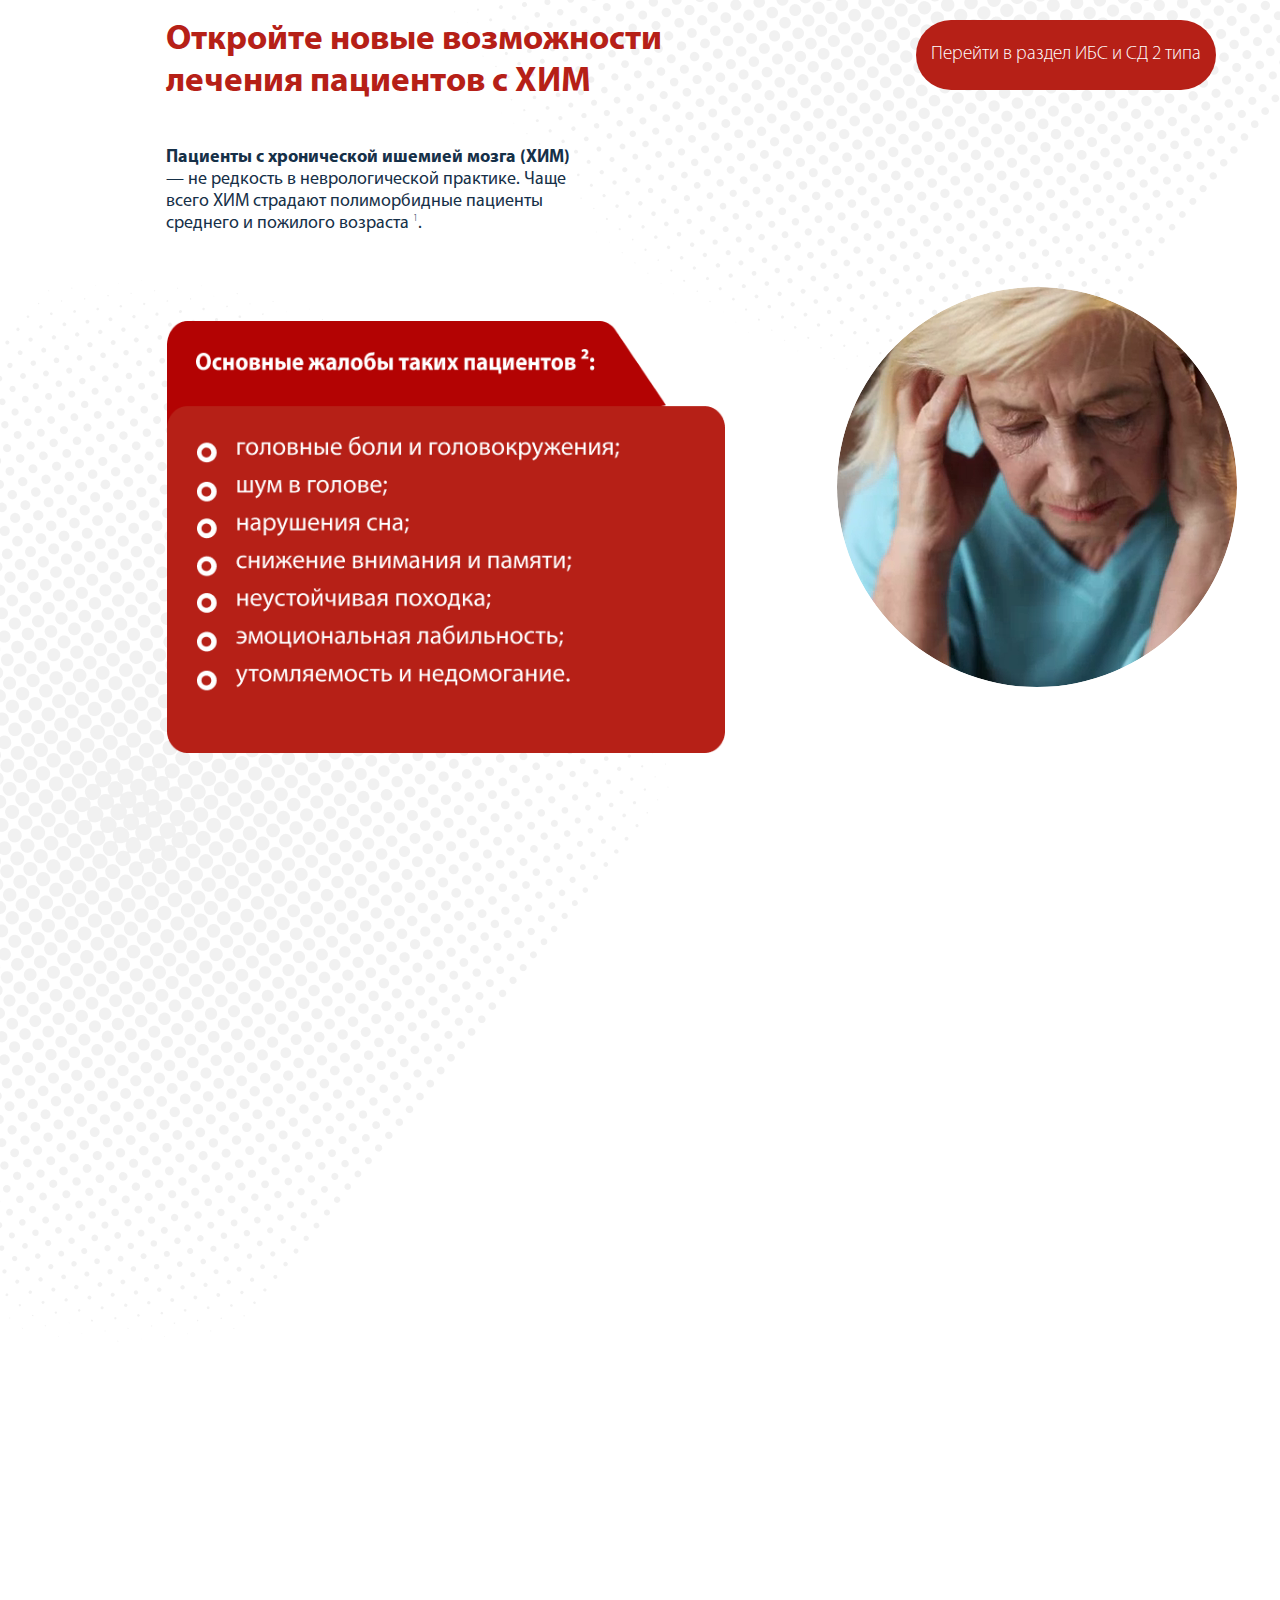
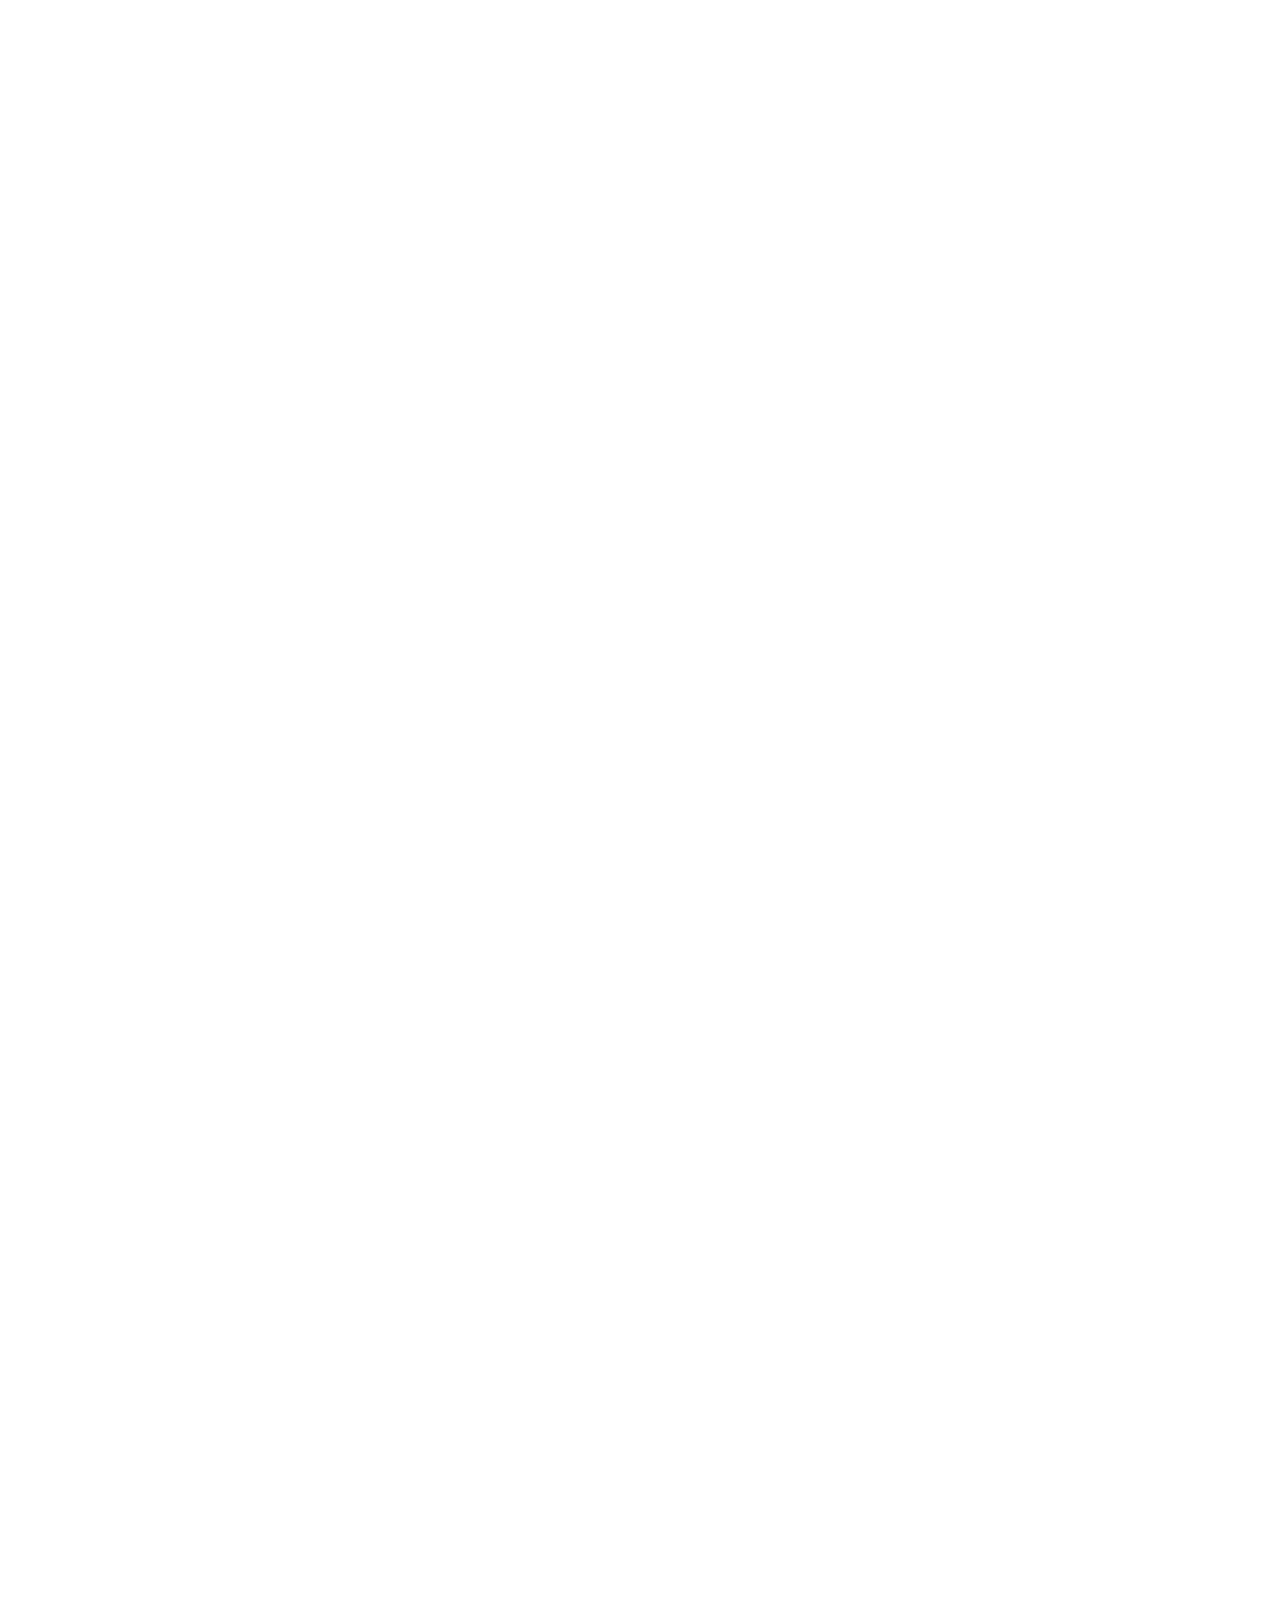
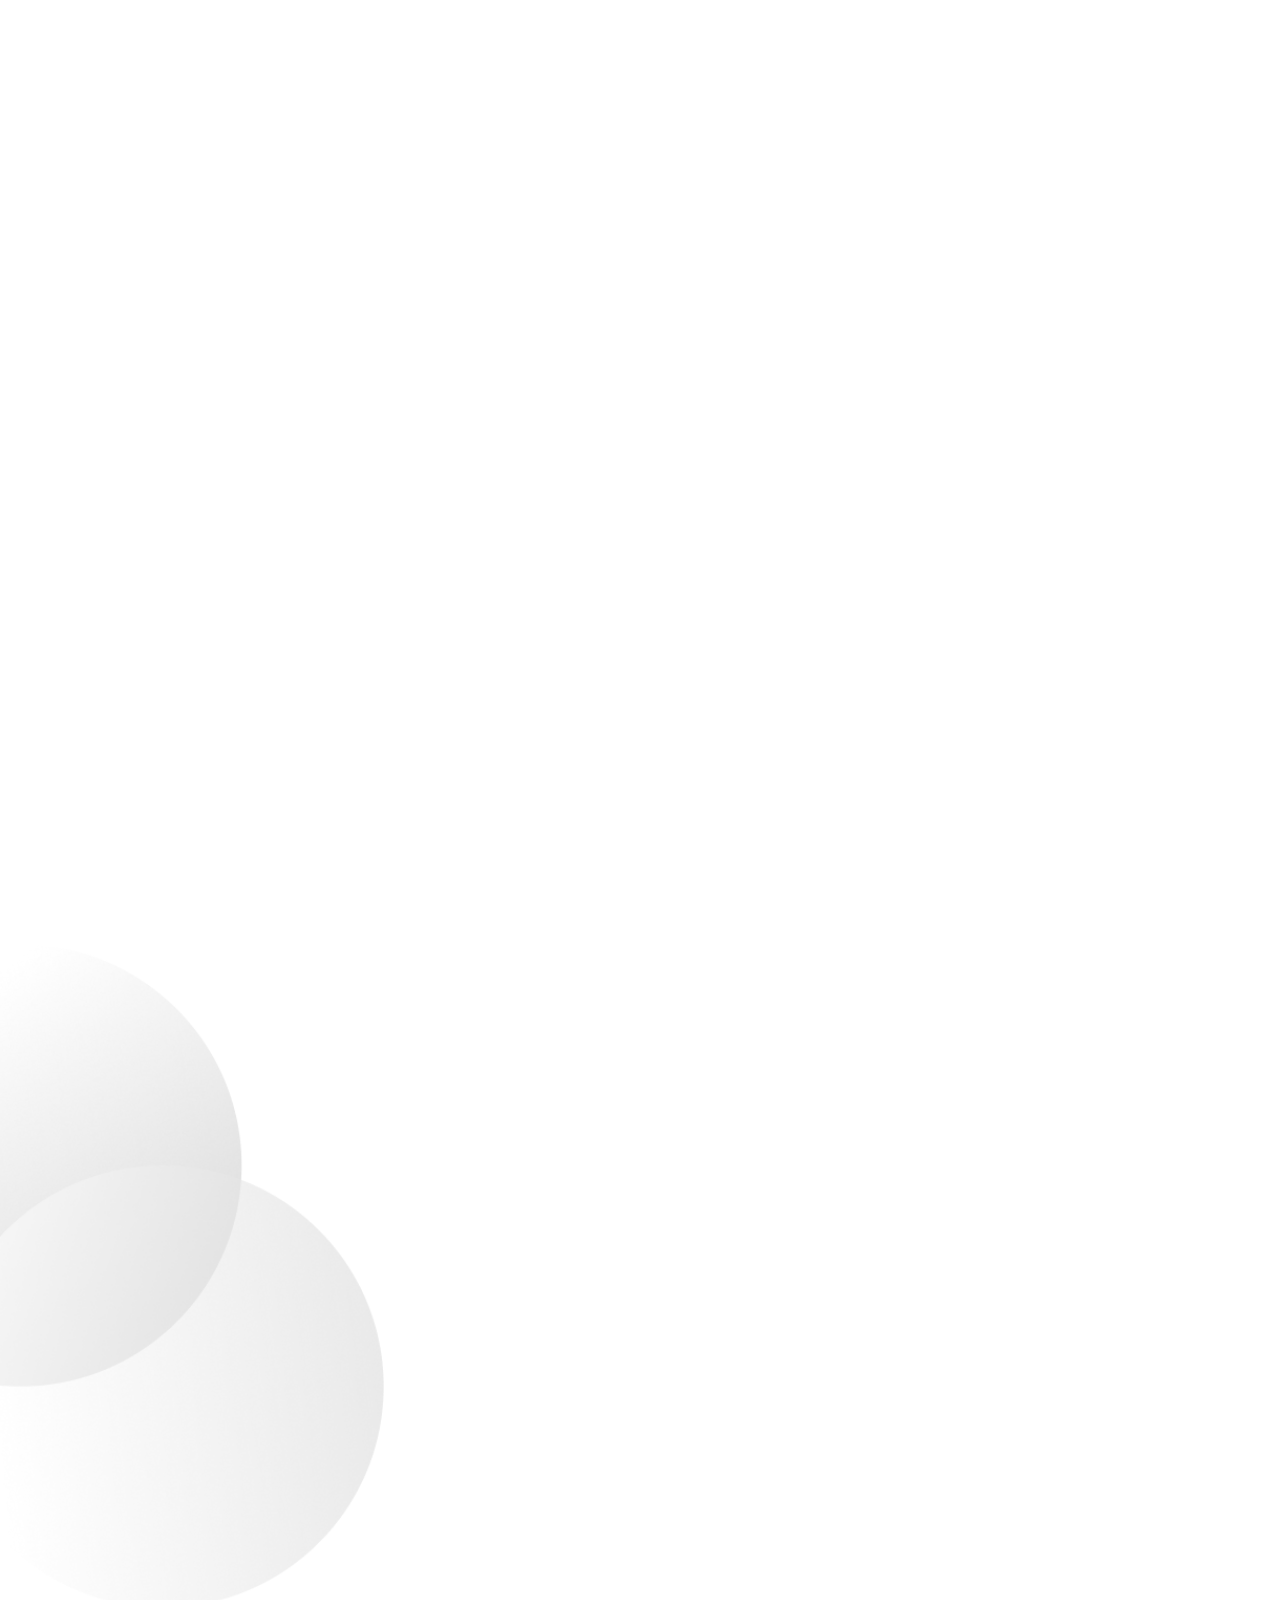
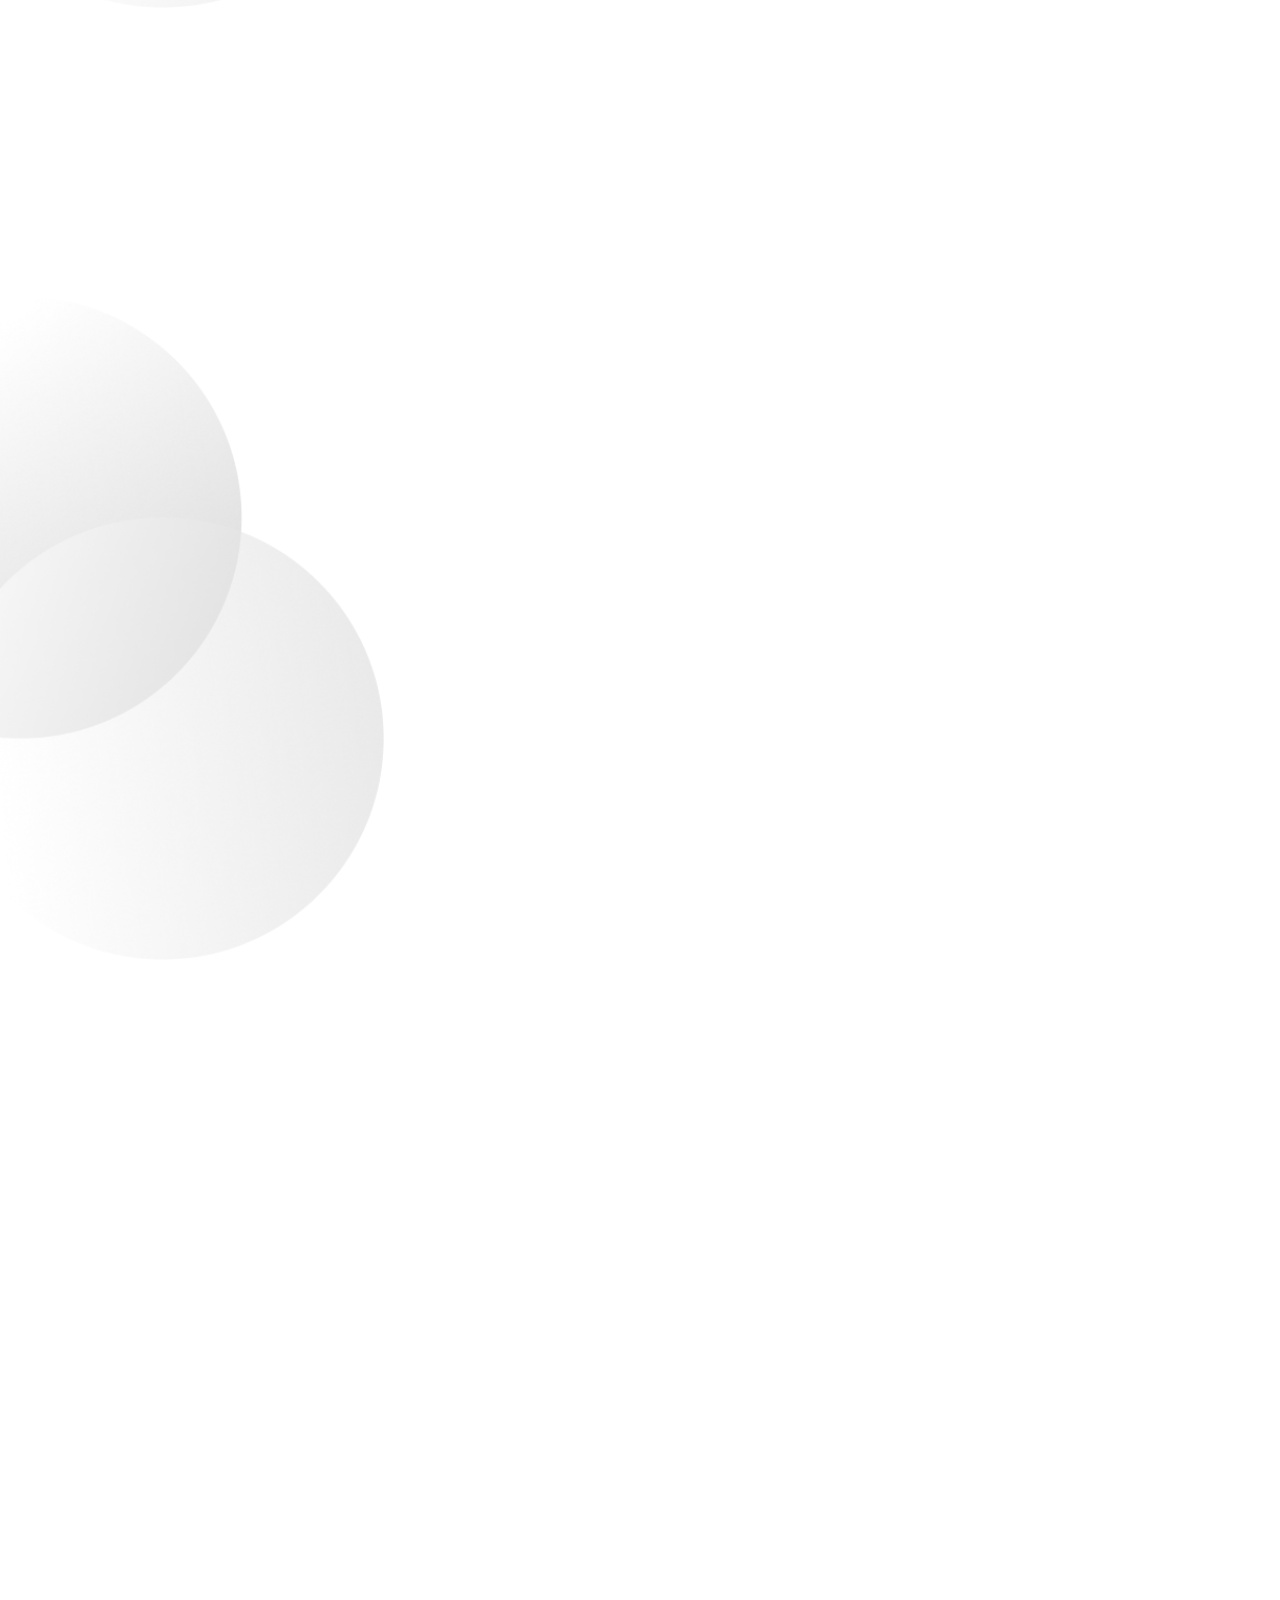
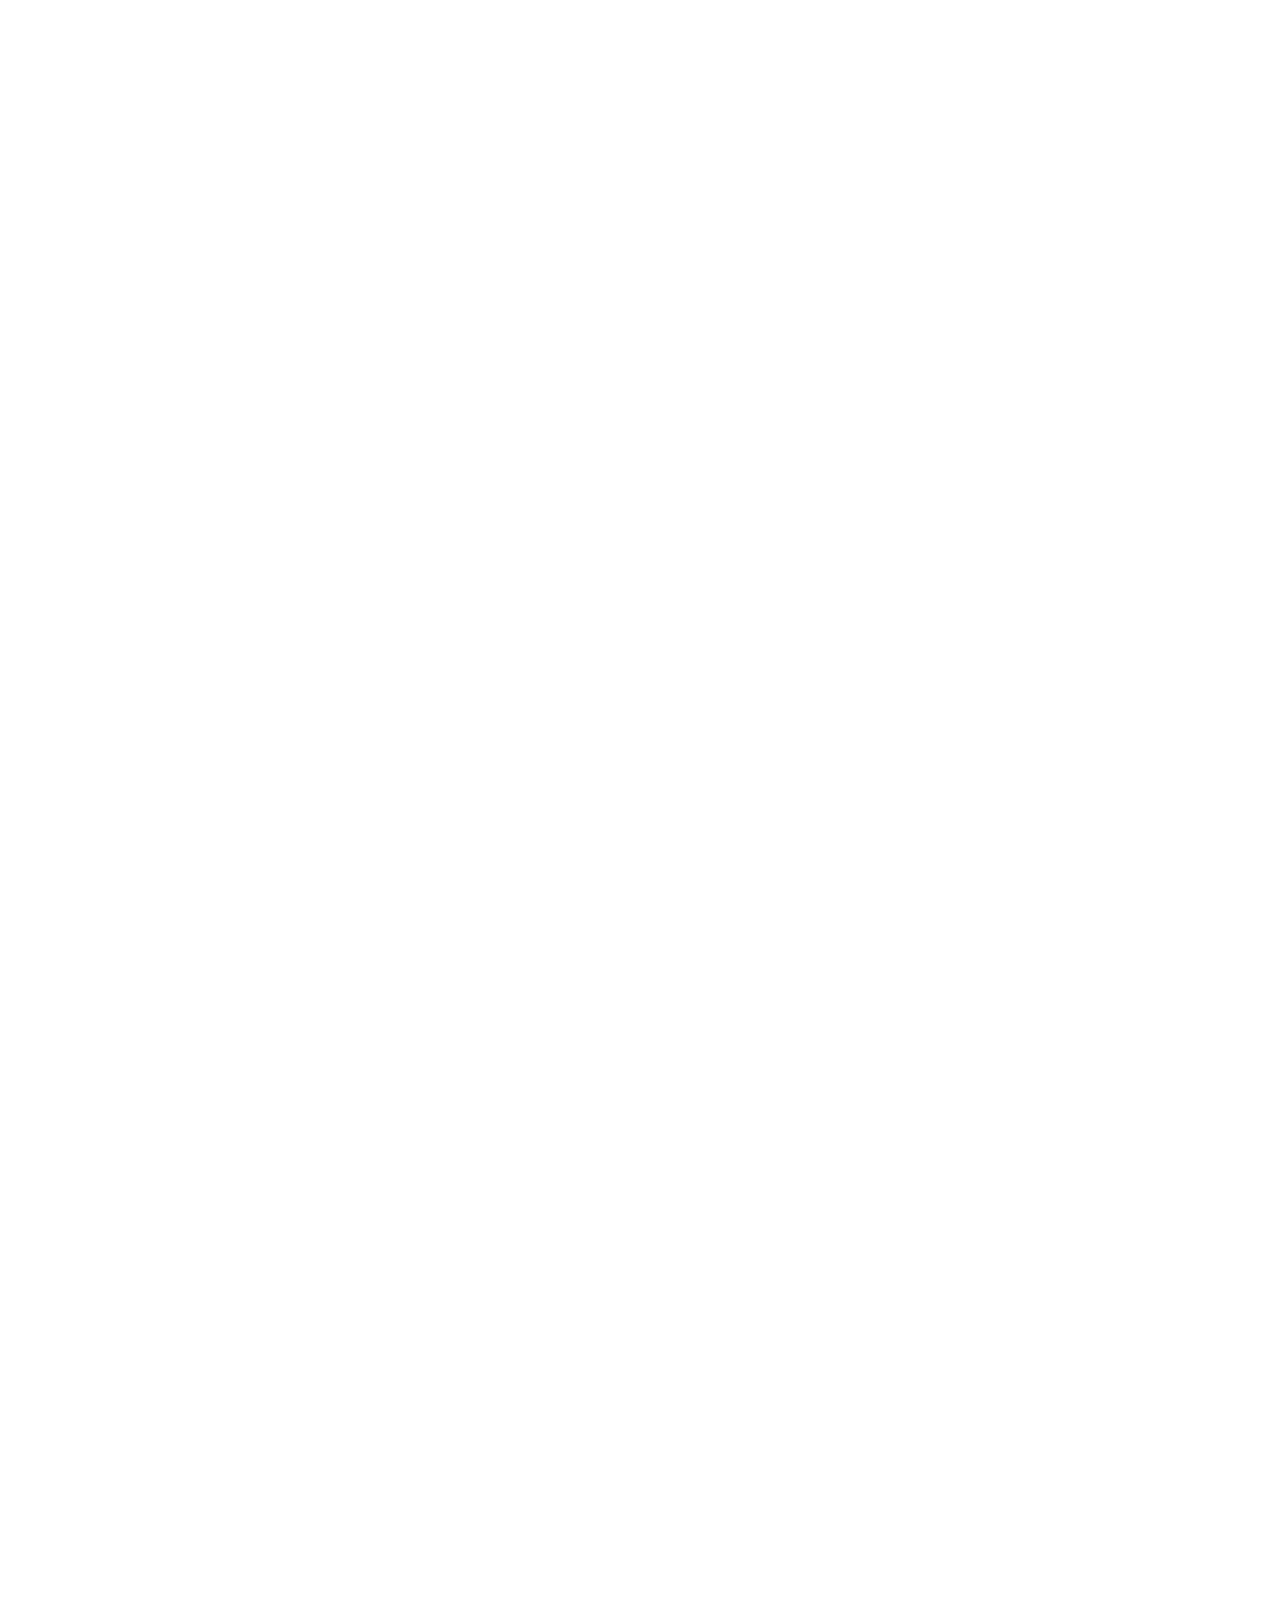
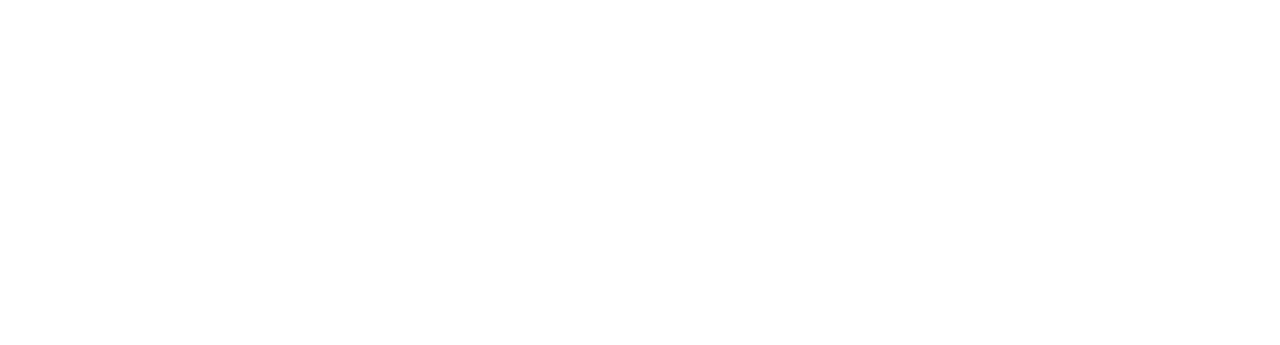
<file: mildronat/index.html>
<!DOCTYPE html>
<html lang="ru">
<head>
    <meta charset="UTF-8">
   <meta name="viewport" content="width=device-width, initial-scale=1.0">

    <title>Милдронат</title>
    <link rel="stylesheet" href="style.css">
</head>
<body>
    
    <header>
        <img class="backgroung_section1" src="img/backgroung_section1.png">
        <section class="intro">
            <div class="container">
            
            <div class="intro-box">
            <h1>Откройте новые возможности<br> лечения пациентов с ХИМ </h1>
            <a class="js-ga4-link" data-gatitle="Перейти в раздел ИБС и СД 2 типа" href="https://vrachirf.ru/edu/grindex/mildronat/index2.html" >
                <button class="info-box" id="navigateButton">Перейти в раздел ИБС и СД 2 типа</button>
            </a>
        </div>
            <p><strong>Пациенты с хронической ишемией мозга (ХИМ)</strong><br>— не редкость в неврологической практике. Чаще всего ХИМ страдают полиморбидные пациенты среднего и пожилого возраста&nbsp<sup>1</sup>.</p>
            
        </section>
    </header>
    
    <main>
        <img class="backgroung_section2" src="img/backgroung_section2.png">
        <div class="container">
        
        <section class="section-with-media">
            
            <img src="img/complains.png" alt="Изображение пациента">
            <div class="video-gif">
                <video id="myVideo" autoplay muted loop playsinline>
                    <source src="gif/page 1.mp4" type="video/mp4">
                    Ваш браузер не поддерживает видео.
                </video>
                
            </div>
            </div>
        </section>
            <section class="consequences">
                <div class="container">
                <h1>Механизмы и последствия<br>развития ХИМ</h1>
                <p>Нарушения кровоснабжения головного мозга инициируют каскад метаболических реакций, который приводит к апоптозу и некрозу нейронов&nbsp<sup>2</sup>.</p>
                <picture>
                  
                    <!--Правка: элемент пазл разделён на составляющие - pazzle->pazzle-flex-->
                    <div class="pazzle-flex">
                        <div class="pazzle-text">
                            ХИМ — основа когнитивных нарушений и одна их частых причин инсульта <sup>2</sup>.
                        </div>    
                        <img class="pazzle-img" src="img/pazzle1.svg" alt="PazzleImage">
                    </div>
                </picture>
          
                <h2>Перспективное направление лечения<br>
                    хронических цереброваскулярных заболеваний<br>
                    — применение препаратов, которые&nbsp<sup>2</sup>:</h2>
                </div>
            </section> 
            
                <section class="centered-section">
                    
                    <div class="content-block">

                        <img src="img/molecule.png" alt="molecule">
                        <p>избирательно предотвращают<br> 
                            свободнорадикальные процессы;</p>
                    </div>
                    <div class="content-block">
                        <img src="img/o2.png" alt="o2">
                        <p> повышают<br>
                            потребность мозга<br>
                            в кислороде;</p>
                    </div>
                    <div class="content-block">
                        <img src="img/brain.png" alt="brain">
                        <p> повышают<br>
                            толерантность<br> мозга к гипоксии;</p>
                    </div>
                    <div class="content-block">
                        <img src="img/ball.png" alt="ball">
                        <p>оказывают<br> антиоксидантное действие</p>
                    </div>
                </div>
                </section>
                <div class="container">
                <section class="image-text-section">
                    <img src="img/mildronat.png" alt="mildronat">
                    <div class="metabolism">
                        <h2>Улучшение метаболизма<br> и выживаемости нейронов</h2>
                        <p>Милдронат® (мельдоний) — обратимый ингибитор гамма-бутиробетаингидроксилазы, катализирующей конверсию гамма-бутиробетаина в карнитин. Он уменьшает интенсивность β-окисления свободных жирных кислот, предотвращая их поступление в митохондрии&nbsp<sup>3, 4</sup>.<br><br>
                            Ограничение транспорта через мембраны митохондрий только длинноцепочечных жирных кислот сопровождается относительным ростом роли гликолиза с соответственным увеличением положительного эффекта от процесса энергообразования и одновременным уменьшением образования свободных радикалов&nbsp<sup>3, 4</sup>.
                         </p>
                    </div>
                
                </section>
                </div>
                <div class="container">
                <section class="influence-section">
                    <div class="influence-header">
                        <h2>Влияние на нервную ткань&nbsp<sup>4,&nbsp5</sup></h2>
                    </div>
                    <div class="influence-content">
                        <div class="left-section">
                            <div class="category-button">
                                <!--Правки: перестановка стрелок на место-->    
                                <div>
                                    <img src="img/Up-white.svg" alt="mildronat">перфузии,
                                </div>
                                <div>
                                    <img src="img/Down-white.svg" alt="mildronat">
                                    факторов риска
                                </div>
                            </div>
                            <ul>
                                <li>Улучшение насосной функции сердца</li>
                                <li>NO-зависимая вазодилатация</li>
                                <li>Улучшение реологии крови и микроциркуляции</li>
                                <li>Торможение процессов атеросклероза</li>
                                <li>Регуляция транспорта глюкозы и потенцирование действия инсулина</li>
                            </ul>
                        </div>
                        <div class="center-section">
                            
                            <img src="img/Golova.png" alt="Brain Image">
                        </div>
                        <div class="right-section">
                            <div class="category-button">
                                Защита нейронов
                            </div>
                            <ul>
                                <!--Правки: перестановка стрелок на место-->
                                <li>Улучшение нейронального метаболизма</li>
                                <li>
                                    <div>
                                        <img src="img/Down-black.svg" alt="mildronat">СПОЛ
                                    </div>
                                    <div>
                                        <img src="img/Up-black.svg" alt="mildronat">эндогенных антиоксидантов
                                    </div>
                                </li>
                                <li>
                                    <div>
                                        <img src="img/Down-black.svg" alt="mildronat">Экспрессия белков нейродегенерации, воспаления и апоптоза
                                    </div> 
                                </li>
                                <li>
                                    <div>Укрепление ГЭБ,</div>
                                    <div>
                                        <img src="img/Up-black.svg" alt="mildronat"> регенерация ткани
                                    </div>
                                </li>
                                <li>Стимуляция холинергических рецепторов</li>
                            </ul>
                        </div>
                        </div>
                    </div>
                    <div class="footer-note f-n-1"> <!-- Правки: добавлен класс f-n-1 -->
                        <p><img src="img/attention.png"> СПОЛ — синдром перекисного окисления липидов, ГЭБ — гематоэнцефалический барьер</p>
                    </div>
                </section>
                </div>
                <section>
                    <img class="backgroung_section3" src="img/backgroung_section3.png">
                    <div class="container">
                    <div class="improvement">
                        
                        <h2>Улучшение когнитивных<br>
                            функций</h2>
                        <p>Длительный прием препарата Милдронат® также способствует улучшению когнитивных<br> функций у пожилых пациентов с ХИМ и артериальной гипертензией&nbsp<sup>3</sup>.  
                         </p>
                    </div>
                    </div>
                </section>
                
                <section class="chart-section" id="section-1">
                    <h2>Влияние Милдроната <br>на функцию внимания</h2>
                
                    <div class="chart-container">
                        
                        <div class="chart-decoration left"></div>
                        <div class="chart-decoration right"></div>
                        <div class="chart-decoration center"></div>
                
                        <div class="bar-group">
                            <div class="bar" id="bar1-1" style="height: 0;" data-height="264">
                                <div class="bar-value" id="value1-1">3.90</div>
                            </div>
                        </div>
                        <div class="bar-group">
                            <div class="bar" id="bar2-1" style="height: 0; background-color: gray;" data-height="252">
                                <div class="bar-value" id="value2-1">3.74</div>
                            </div>
                        </div>
                        
                        <div class="p-value-container">
                            <p class="p-value">p&lt;0,05</p>
                        </div>
                        
                        <div class="bar-group">
                            <div class="bar" id="bar3-1" style="height: 0;" data-height="286">
                                <div class="bar-value" id="value3-1">4.47</div>
                            </div>
                        </div>
                        <div class="bar-group">
                            <div class="bar" id="bar4-1" style="height: 0; background-color: gray;" data-height="252">
                                <div class="bar-value" id="value4-1">3.71</div>
                            </div>
                        </div>
                    </div>
                    <div class="to">
                        <div class="to-item">
                            <span>До лечения</span>
                        </div>
                        <div class="to-item">
                            <span>После 52 недель</span>
                        </div>
                    </div>
                    <div class="legend">
                        <div class="legend-item">
                            <div class="legend-color"></div>
                            <span>Милдронат®</span>
                        </div>
                        <div class="legend-item">
                            <div class="legend-color" style="background-color: gray;"></div>
                            <span>Контроль</span>
                        </div>
                    </div>

                    <div class="arrow-container">
                        <img src="img/red up.png" alt="arrow">
                        <span class="percentage">15%</span>
                    </div>
                    <div class="table-button">
                        MMSE, шкала внимания, баллы
                        
                    </div>
                    
</section>
<img class="backgroung_section4" src="img/backgroung_section4.png">
<section class="chart-section" id="section-2">
    <h2>Влияние Милдроната <br>на функцию речи</h2>

    <div class="chart-container">
        <div class="chart-decoration left"></div>
        <div class="chart-decoration right"></div>
        <div class="chart-decoration center"></div>

        <div class="bar-group">
            <div class="bar" id="bar1-2" style="height: 0;" data-height="104">
                <div class="bar-value" id="value1-2">6,28</div>
            </div>
        </div>
        <div class="bar-group">
            <div class="bar" id="bar2-2" style="height: 0; background-color: gray;" data-height="150">
                <div class="bar-value" id="value2-2">6,6</div>
            </div>
        </div>
        
        <div class="p-value-container">
            <p class="p-value">p&lt;0,05</p>
        </div>
        
        <div class="bar-group">
            <div class="bar" id="bar3-2" style="height: 0;" data-height="250">
                <div class="bar-value" id="value3-2">7,5</div>
            </div>
        </div>
        <div class="bar-group">
            <div class="bar" id="bar4-2" style="height: 0; background-color: gray;" data-height="134">
                <div class="bar-value" id="value4-2">6,45</div>
            </div>
        </div>
    </div>
    
    <div class="to">
        <div class="to-item">
            <span>До лечения</span>
        </div>
        <div class="to-item">
            <span>После 52 недель</span>
        </div>
    </div>
    <div class="legend">
        <div class="legend-item">
            <div class="legend-color"></div>
            <span>Милдронат®</span>
        </div>
        <div class="legend-item">
            <div class="legend-color" style="background-color: gray;"></div>
            <span>Контроль</span>
        </div>
    </div>

    <div class="arrow-container">
        <img src="img/red up.png" alt="arrow">
        <span class="percentage">19%</span>
    </div>
    <div class="table-button">
        MMSE, шкала речи, баллы
    </div>
</section>
<img class="backgroung_section3" src="img/backgroung_section3.png">
<img class="backgroung_section4" src="img/backgroung_section4.png">
<section class="chart-section" id="section-3">
    <h2>Влияние Милдроната <br>на функцию памяти</h2>
   
    <div class="chart-container">
        <div class="chart-decoration left"></div>
        <div class="chart-decoration right"></div>
        <div class="chart-decoration center"></div>

        <div class="bar-group">
            <div class="bar" id="bar1-2" style="height: 0;" data-height="264">
                <div class="bar-value" id="value1-3">2,88</div>
            </div>
        </div>
        <div class="bar-group">
            <div class="bar" id="bar2-2" style="height: 0; background-color: gray;" data-height="184">
                <div class="bar-value" id="value2-3">2,7</div>
            </div>
        </div>
        
        <div class="p-value-container">
            <p class="p-value">p= н.д</p>
        </div>
        
        <div class="bar-group">
            <div class="bar" id="bar3-2" style="height: 0;" data-height="285">
                <div class="bar-value" id="value3-3">3,12</div>
            </div>
        </div>
        <div class="bar-group">
            <div class="bar" id="bar4-2" style="height: 0; background-color: gray;" data-height="184">
                <div class="bar-value" id="value4-3">2,7</div>
            </div>
        </div>
    </div>

    <div class="to">
        <div class="to-item">
            <span>До лечения</span>
        </div>
        <div class="to-item">
            <span>После 52 недель</span>
        </div>
    </div>
    <div class="legend">
        <div class="legend-item">
            <div class="legend-color"></div>
            <span>Милдронат®</span>
        </div>
        <div class="legend-item">
            <div class="legend-color" style="background-color: gray;"></div>
            <span>Контроль</span>
        </div>
    </div>

    <div class="arrow-container">
        <img src="img/red up.png" alt="arrow">
        <span class="percentage">8%</span>
    </div>
    <div class="table-button">
        MMSE, шкала памяти, баллы
    </div>
    
</section>

<section class="mechanisms-section">
    <div class="container">
    <h2>Основные механизмы, через которые реализуется<br> положительное влияние Милдроната на когнитивные функции&nbsp<sup>3,&nbsp4</sup>:</h2>
    <img class="backgroung_mechanizm_right" src="img/backgroung_mechanizm_right.png">
    <img class="backgroung_mechanizm_left" src="img/backgroung_mechanizm_left.png">
    <div class="grid-container">
        <div class="grid-item">
            <img src="img/grid1.png" alt="Icon 1" class="icon">
            <div class="text-content">
                <img src="img/ArrowCircleUp.png" alt="Text Icon 1" class="text-icon">
                <span class="text">активности центральной<br>
                    нервной системы;</span>
            </div>
        </div>
        <div class="grid-item">
            <img src="img/grid2.png" alt="Icon 2" class="icon">
            <div class="text-content">
                <img src="img/ArrowCircleUp.png" alt="Text Icon 2" class="text-icon">
                <span class="text">физической<br>
                    работоспособности;</span>
            </div>
        </div>
        <div class="grid-item">
            <img src="img/grid3.png" alt="Icon 3" class="icon">
            <div class="text-content">
                <img src="img/ArrowCircledown.png" alt="Text Icon 3" class="text-icon">
                <span class="text">симптоматики<br> неврологического<br>
                    дефицита;</span>
            </div>
        </div>
        <div class="grid-item">
            <img src="img/grid4.png" alt="Icon 4" class="icon">
            <div class="text-content">
               
                <span class="text">тенденция к нормализации<br> мозгового кровообращения;</span>
            </div>
        </div>
        <div class="grid-item">
            <img src="img/grid5.png" alt="Icon 5" class="icon">
            <div class="text-content">
              
                <span class="text">перераспределение<br> кровотока в пользу<br> олигемической зоны;</span>
            </div>
        </div>
        <div class="grid-item">
            <img src="img/grid6.png" alt="Icon 6" class="icon">
            <div class="text-content">
                <img src="img/ArrowCircleUp.png" alt="Text Icon 6" class="text-icon">
                <span class="text">локального<br>
                    кровотока;</span>
            </div>
        </div>
        <div class="grid-item">
            <img src="img/grid7.png" alt="Icon 7" class="icon">
            <div class="text-content">
                
                <span class="text">нормализация<br> биоэлектрической<br> активности мозга;</span>
            </div>
        </div>
        <div class="grid-item">
            <img src="img/grid8.png" alt="Icon 8" class="icon">
            <div class="text-content">
                
                <span class="text">выраженное<br>
                    антиокислительное<br> действие.</span>
            </div>
        </div>
    </div>
    </div>
</section>
<section class="treatment-scheme">
    <div class="container">
    <h2 class="fade-in">Схема приема препарата Милдронат® в комплексной терапии ХИМ&nbsp<sup>4</sup></h2>
    <p class="description fade-in">
        Полный курс лечения в суточной дозе 1 грамм в капсулах– доказанное снижение симптомов у пациентов с ХИМ&nbsp<sup>4</sup>
    </p>
    <div class="images-container">
        <div class="image-item1 fade-in">
            <img src="img/1 stage.png" alt="Ампулы 100 мг/мл – № 10" class="image image1">
            <div class="image-caption">
                <span class="caption-text">Ампулы</span> 100 мг/мл – № 10
            </div>
        </div>
        <div class="image-item fade-in">
            <img src="img/2 stage.png" alt="Капсулы 500 мг – № 90" class="image">
            <div class="image-caption">
                <span class="caption-text">Капсулы</span> 500 мг – № 90
            </div>
        </div>
    </div>
    </div>
</section>
<section class="anniversary-section">
    <img class="backgroung_section3" src="img/backgroung_section3.png" alt="Background Section End Image">
    <div class="container">
        <img class="anniversary" src="img/35year.png" alt="Anniversary Main Image">
        <img class="anniversary-extended" src="img/Vector 35 year.png" alt="Anniversary Extended Image">
        
    </div>
</section>
<section class="references-section">
    <div class="container">
    <button class="references-button" onclick="toggleReferences()">
        <img src="img/sources.png" alt="Источники иконка" class="button-icon">
        <span>Источники</span>
    </button>
    <div class="references-list" id="referencesList">
        <ol>
            <li>Кулеш А. А., Дробаха В. Е., Шестаков В. В. Церебральная болезнь мелких сосудов: классификация, клинические проявления, диагностика и особенности лечения // Неврология, нейропсихиатрия, психосоматика. — 2019. № 11 (Прил. 3). — С. 4–17.</li>
            <li>Суслина З. А., Федорова Т. Н. Хронические цереброваскулярные заболевания: клиническая и антиоксидантная эффективность Милдроната // Врач. — 2007. — № 4. — С. 40–44.</li>
            <li>Недогода С. В., Стаценко М. Е., Туркина С. В., Тыщенко И. А., Полетаева Л. В., Цома В. В., Ледяева А. А., Чумачок Е. Н., Быкова О. Л. Влияние терапии милдронатом на когнитивные функции у больных пожилого возраста с артериальной гипертензией // Кардиоваскулярная терапия и профилактика. — 2012. — № 11 (5). — С. 33–38. 
                <a class="js-ga4-link" data-gatitle="Влияние терапии милдронатом на когнитивные функции у больных пожилого возраста с артериальной гипертензией" href="https://doi.org/10.15829/1728-8800-2012-5-33-38" target="_blank">https://doi.org/10.15829/1728-8800-2012-5-33-38</a>
            </li>            
            <li>Общая характеристика / Инструкция по медицинскому применению лекарственного препарата Милдронат®. Регистрационное удостоверение: ЛП-№ (002271) -(РГ-RU) от 02.05.2023 (ЕАЭС), П N 016028/02 от 20.05.2009.</li>
            <li>Шишкова В. Н., Зотова Л., Малюкова Н. Г. Возможность повышения эффективности ранней комплексной реабилитации у пациентов с постинсультной афазией // Врач. — 2018. — № 6. — С. 39–44.</li>
            <li>Приказ Министерства здравоохранения СССР № 229 от 23 марта 1988 г.</li>
        </ol>
    </div>
    </div>
</section>
    </main>   
    <footer class="footer">
        <div class="footer-top">
            Материал предназначен для медицинских работников
        </div>
        <div class="footer-content">
            <img src="img/logo.png" alt="Логотип" class="footer-logo">
            <div class="footer-center">
                ООО «Гриндекс Рус»<br><br><br><br>
                Москва, Варшавское ш., д. 74, корп. 3  
            </div>
            <div class="footer-right">
                Тел. <span class="number">+7 (495) 771 65 05</span><br><br><br>
                E-mail: office@grindeks.ru
            </div>
        </div>
    </footer>
    
    <script src="script.js"></script>
</body>
</html>
</file>
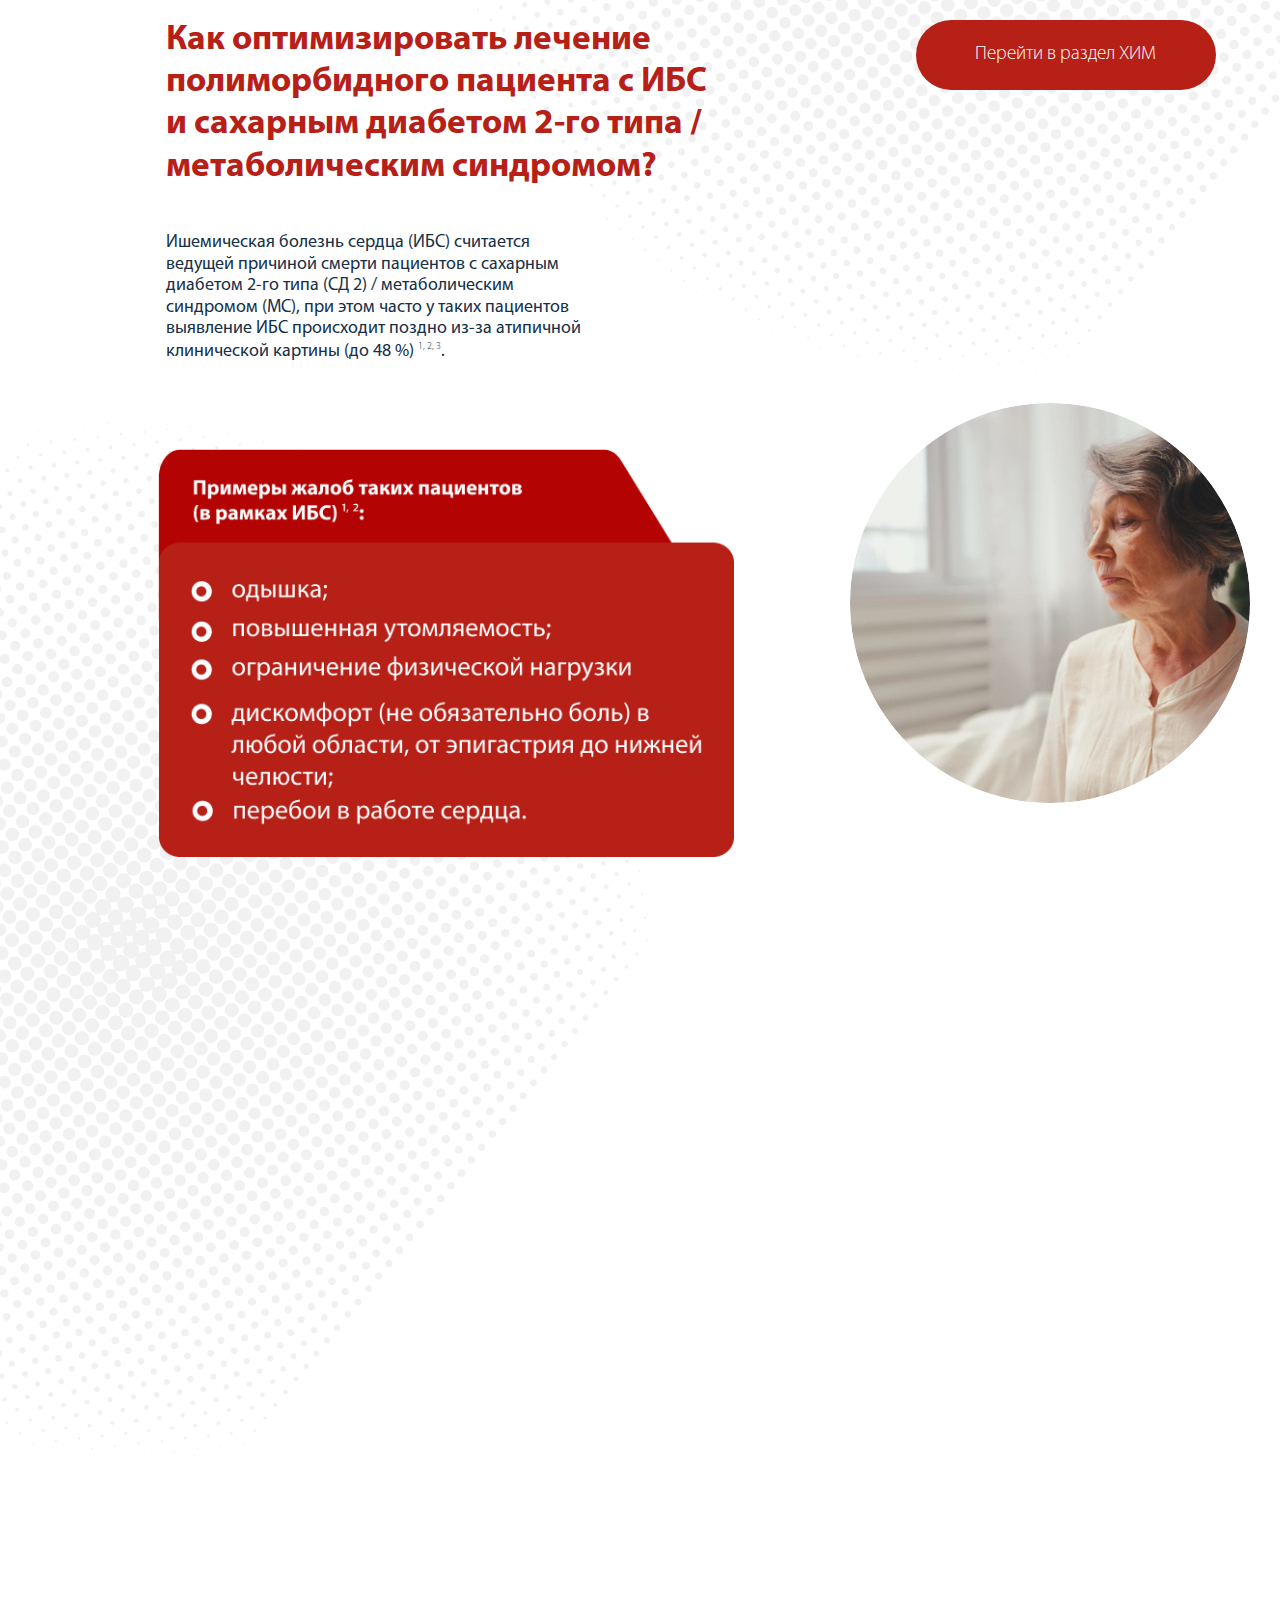
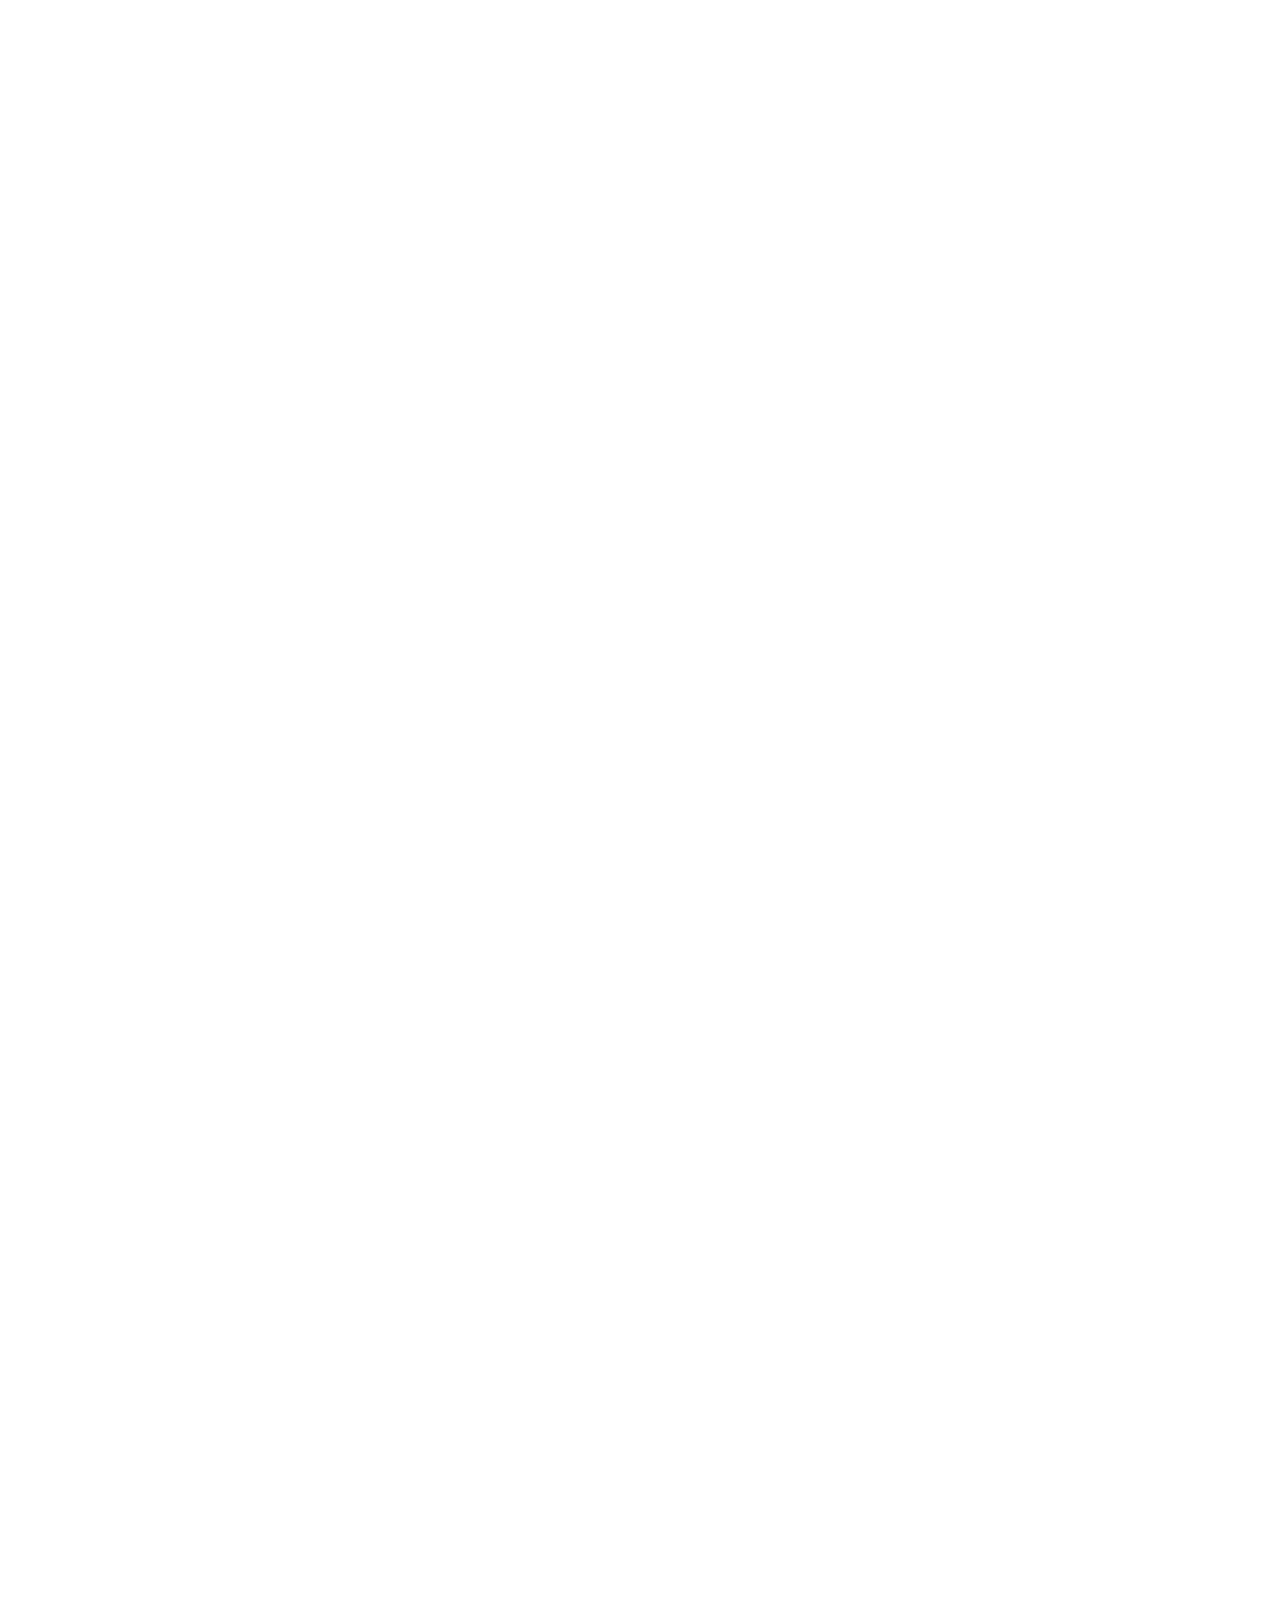
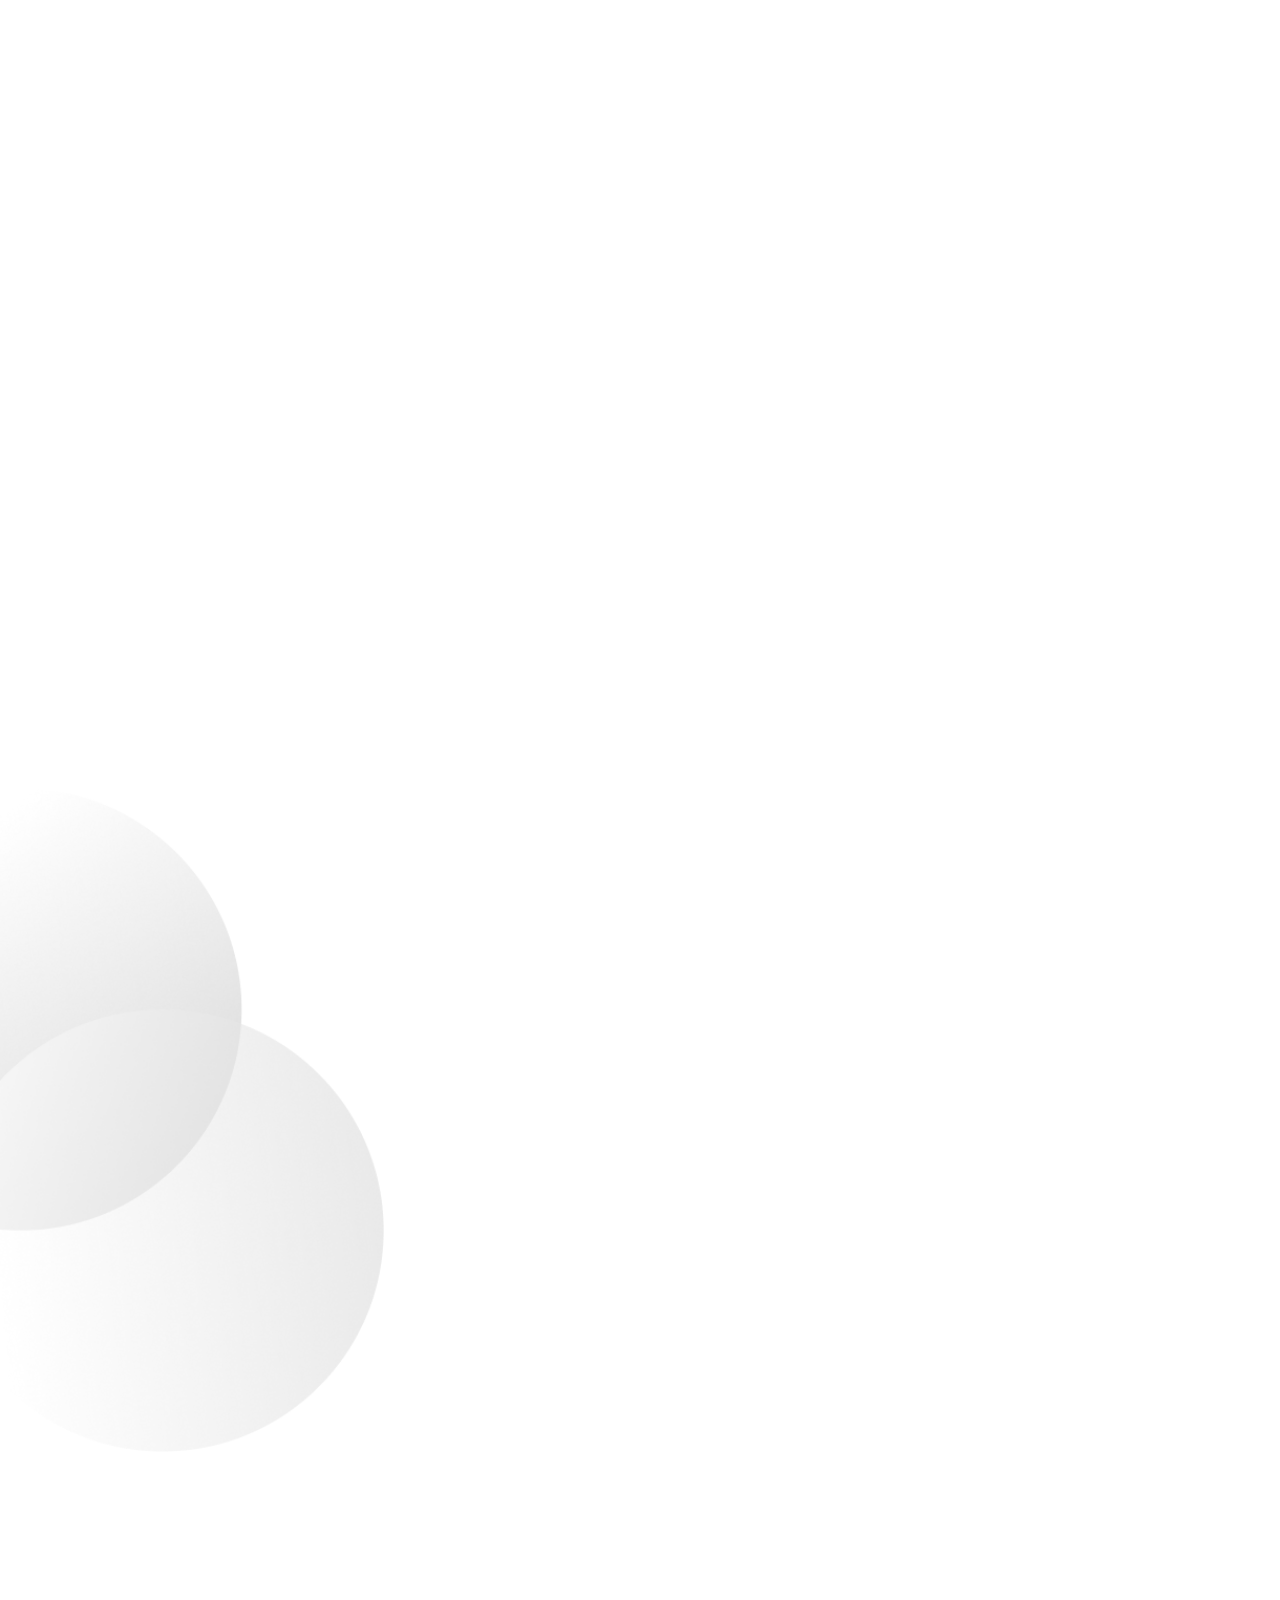
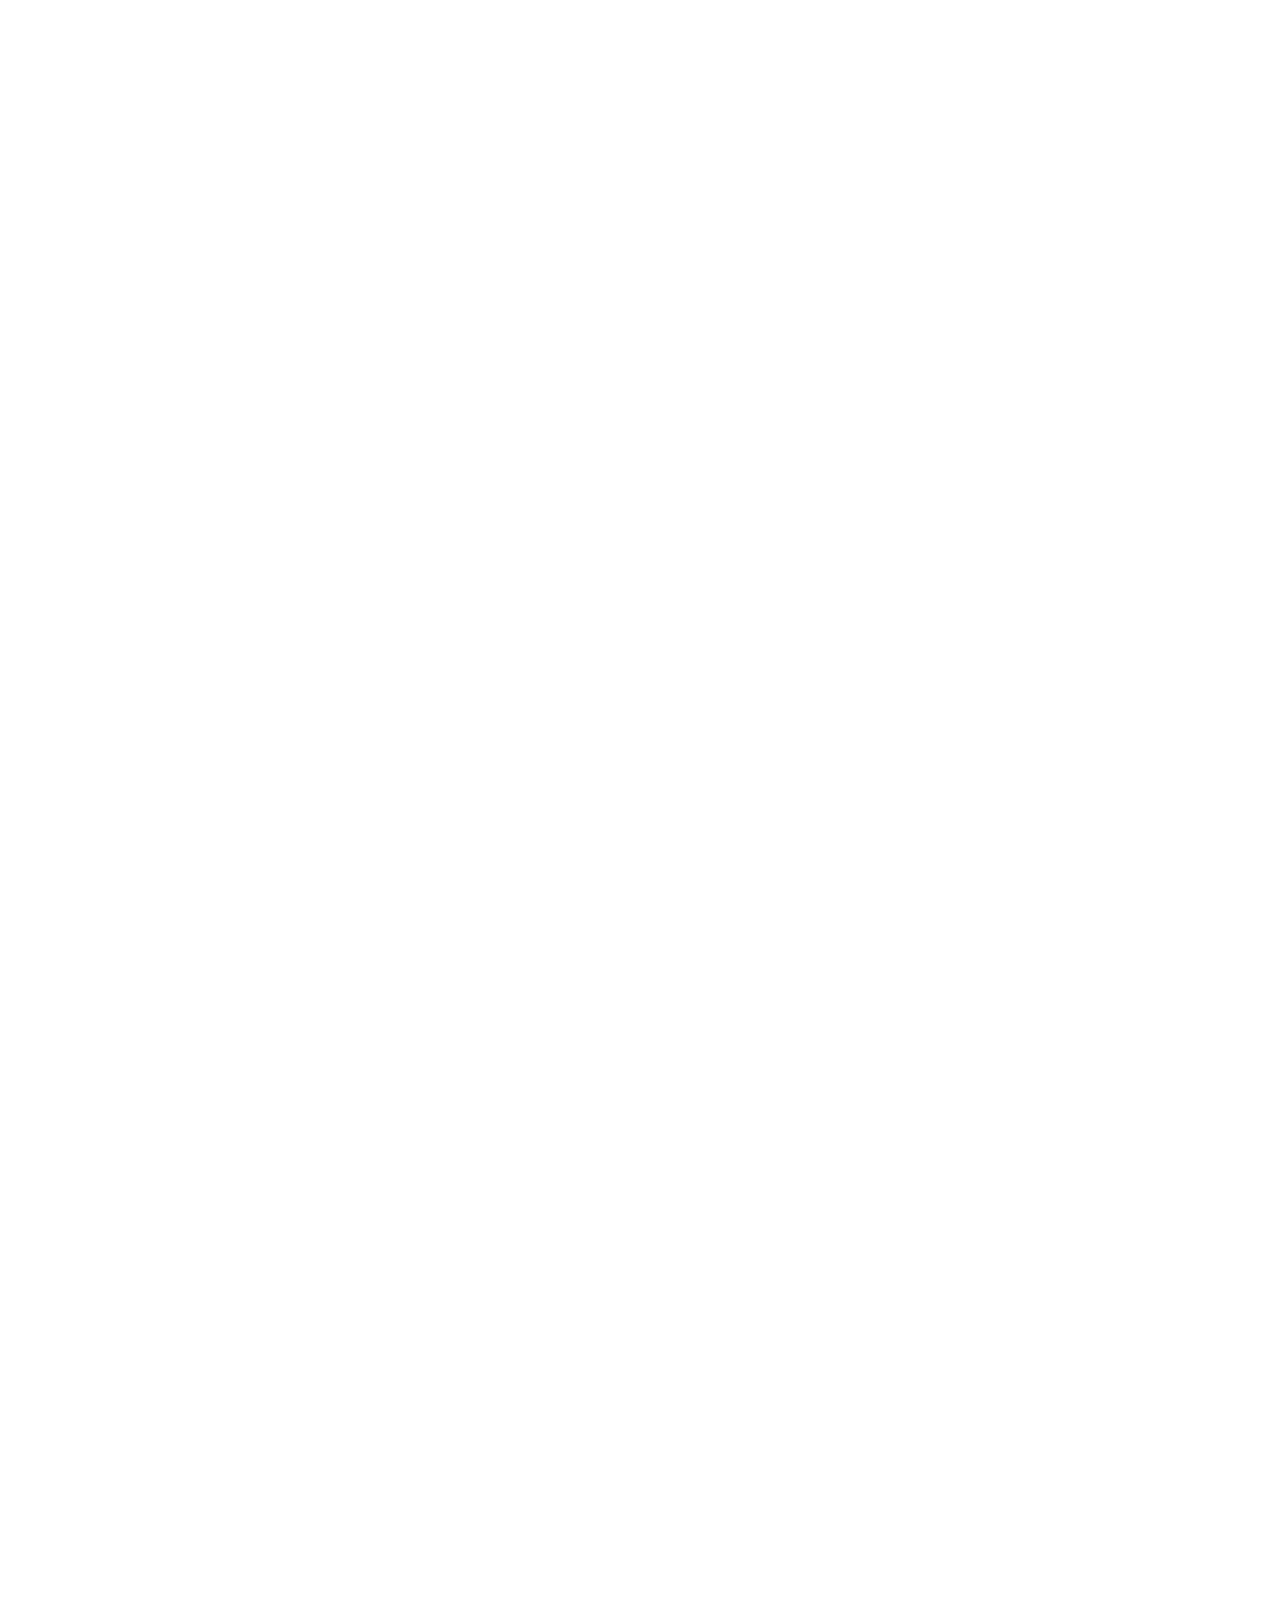
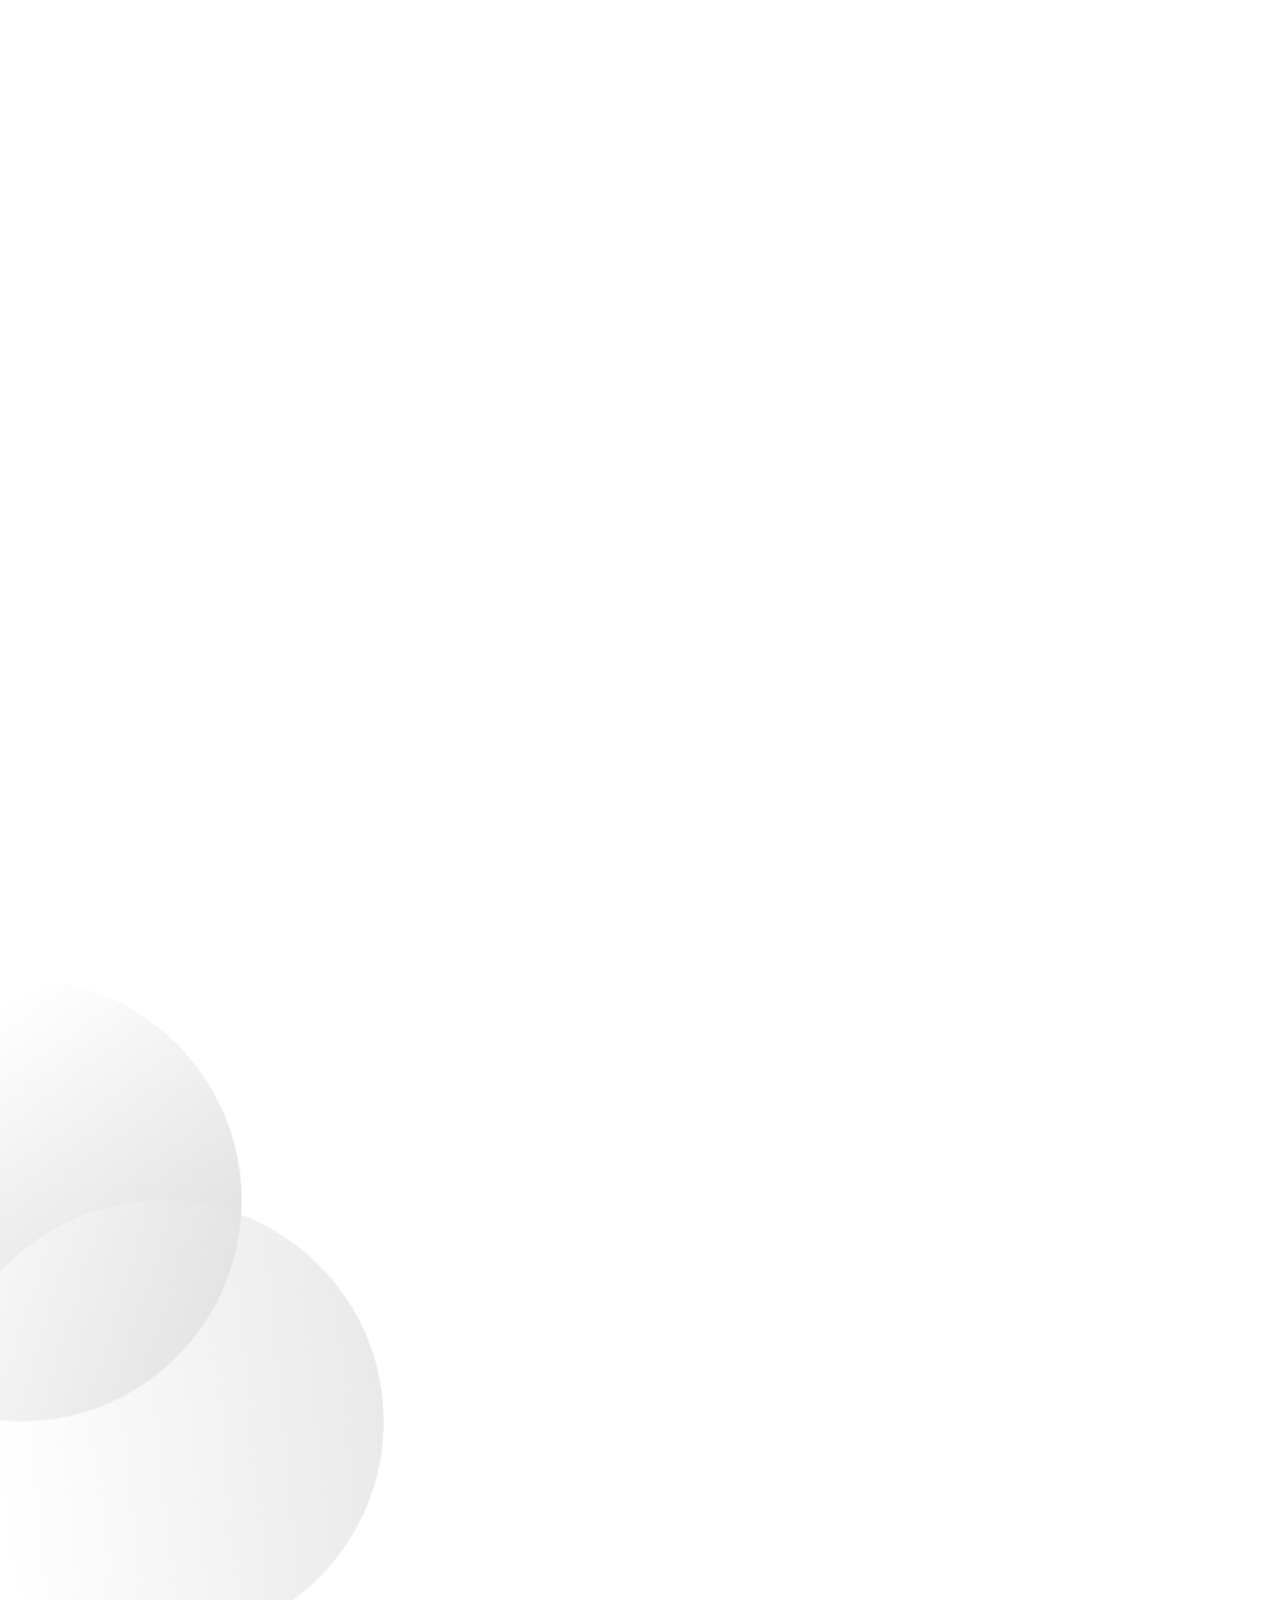
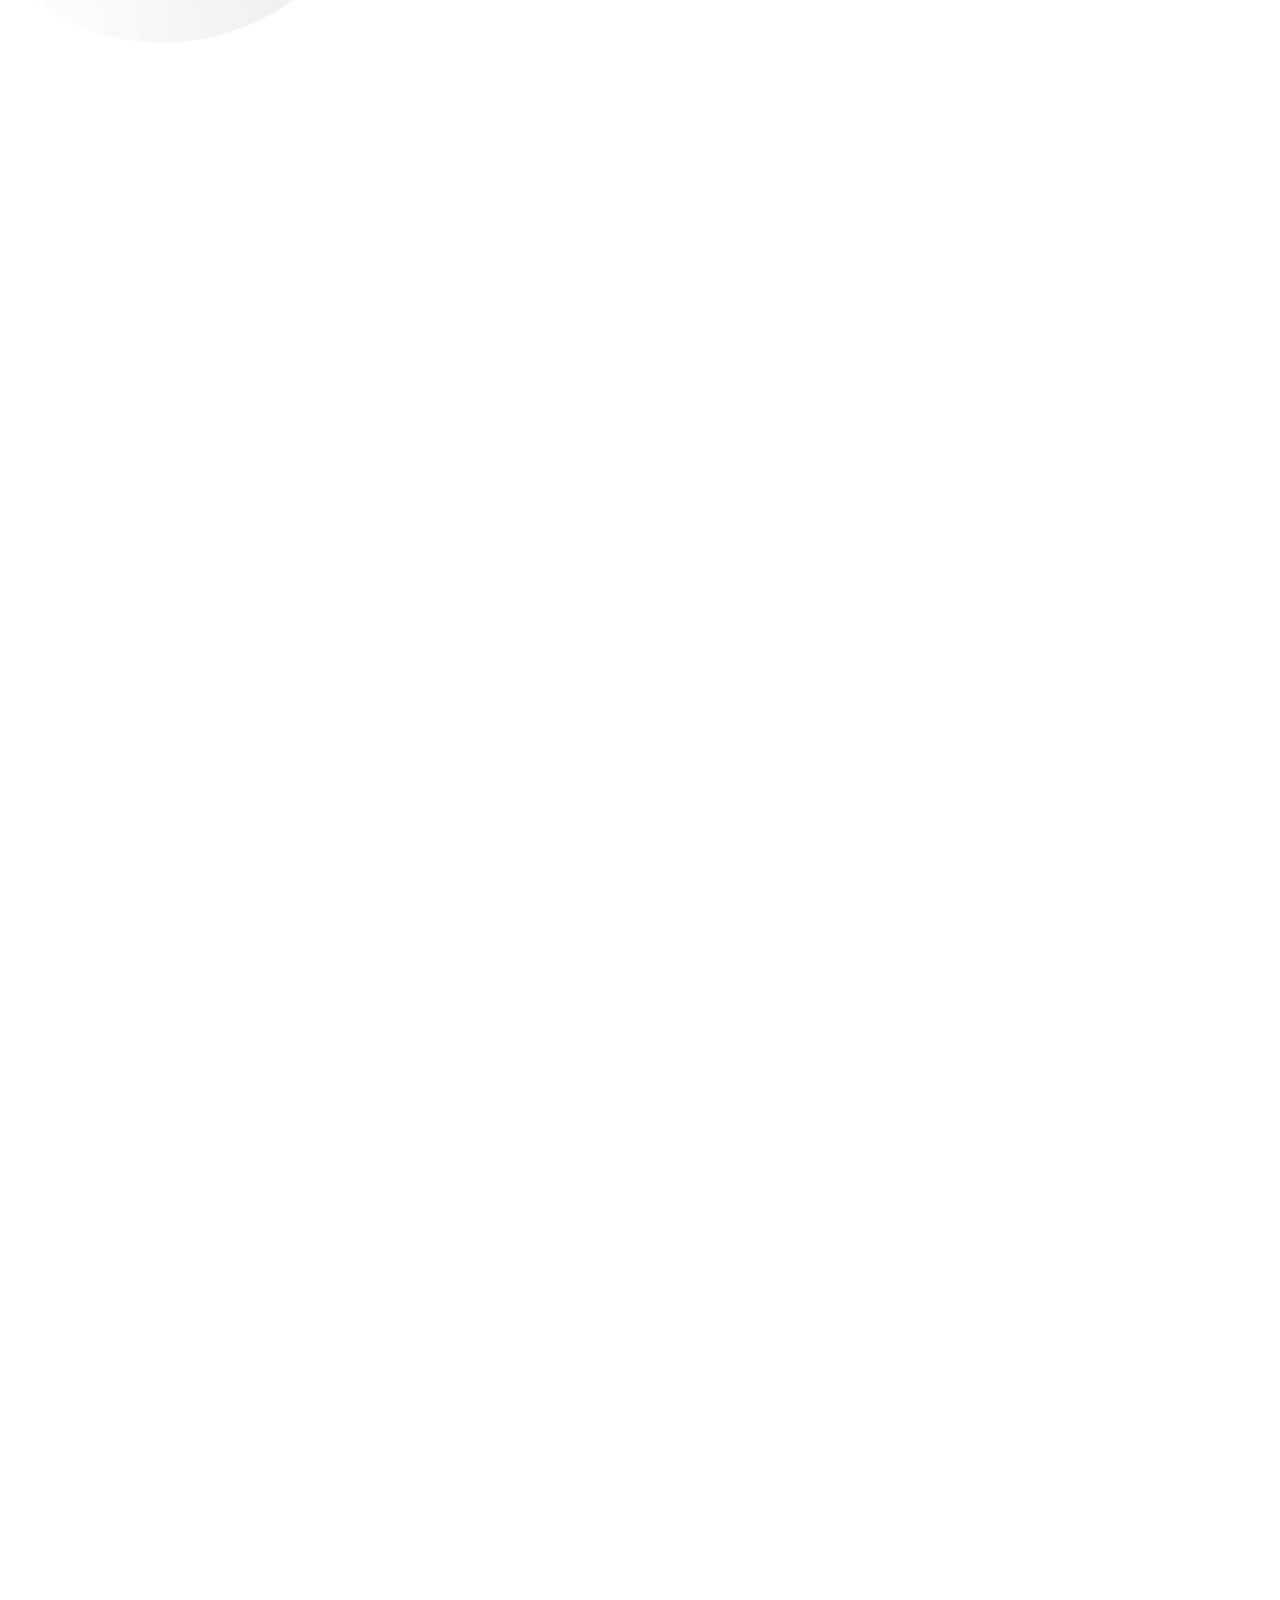
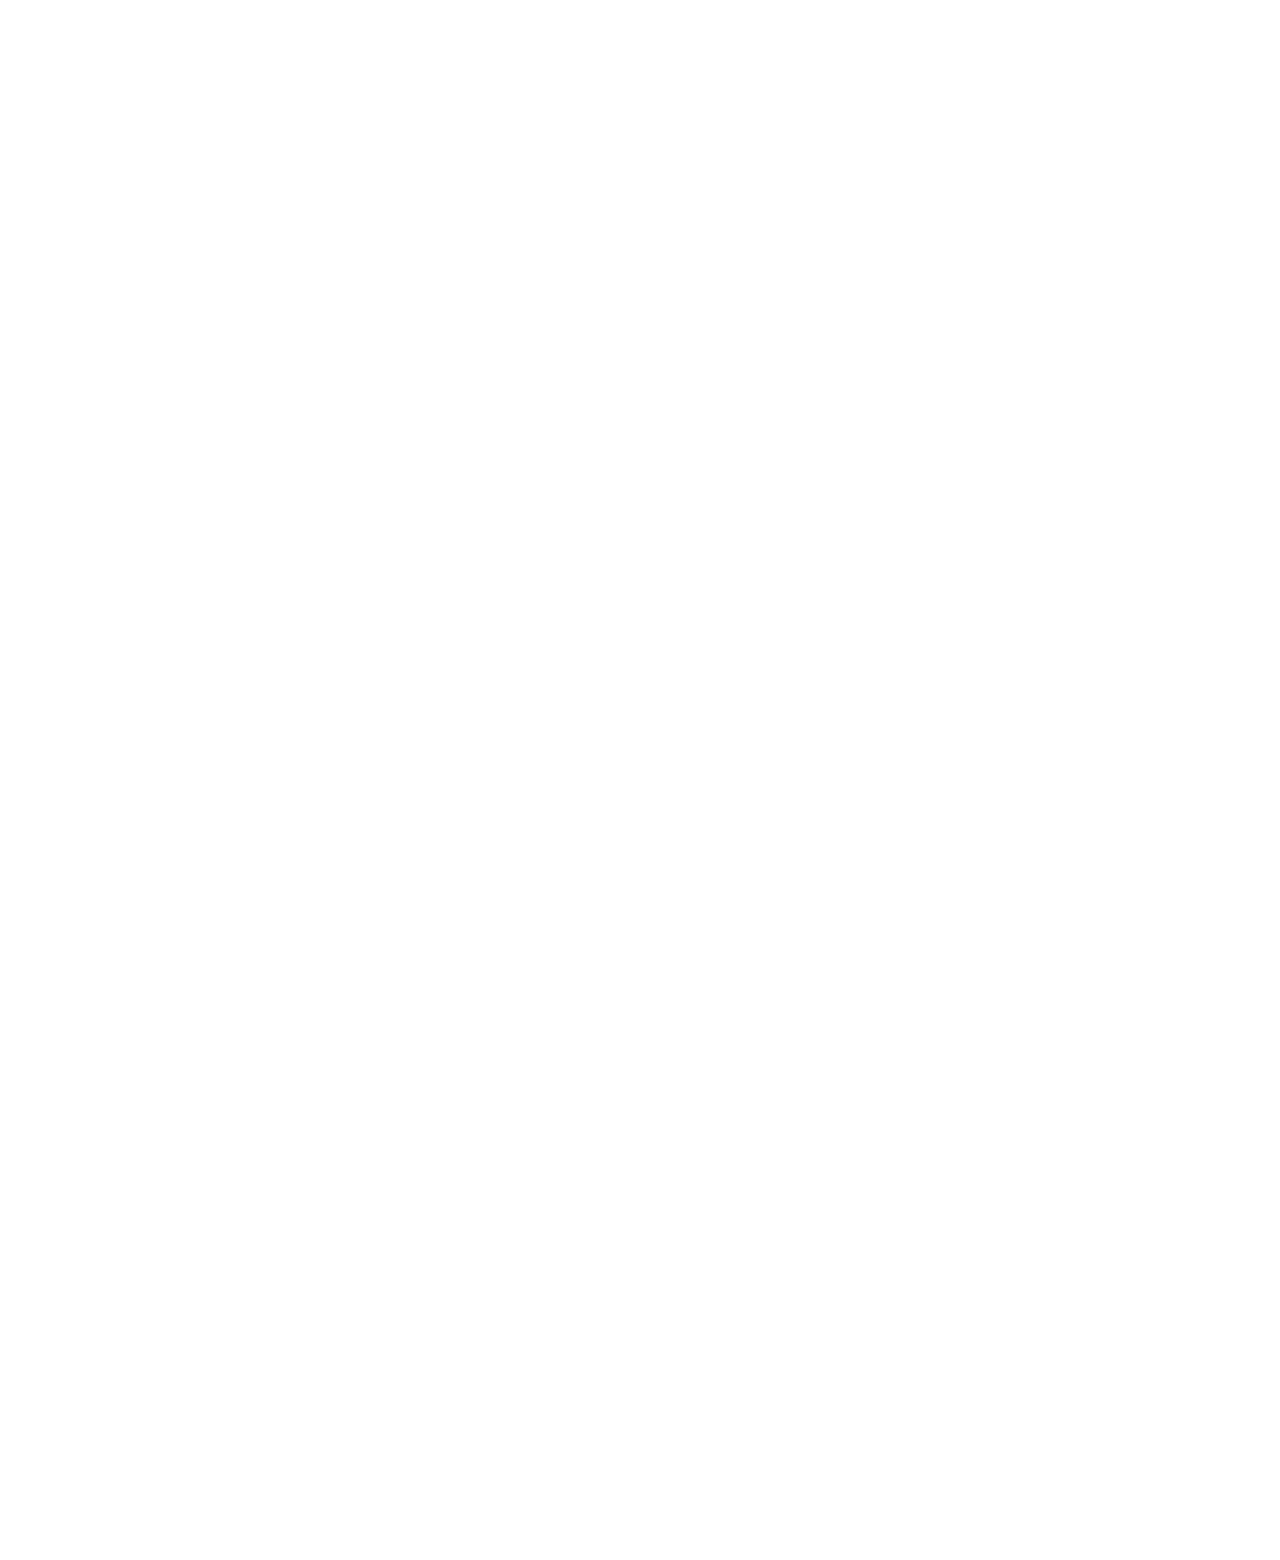
<file: mildronat/index2.html>
<!DOCTYPE html>
<html lang="ru">
<head>
    <meta charset="UTF-8">
   <meta name="viewport" content="width=device-width, initial-scale=1.0">

    <title>Милдронат</title>
    <link rel="stylesheet" href="style.css">
</head>
<body>
    <header>
        <img class="backgroung_section1" src="img/backgroung_section1.png">
        <section class="intro">
            <div class="container">
            <div class="intro-box">
            <h1>Как оптимизировать лечение<br> полиморбидного пациента с ИБС<br> и сахарным диабетом 2-го типа / <br>метаболическим синдромом? </h1>
            <a class="js-ga4-link" data-gatitle="Перейти в раздел ХИМ" href="https://vrachirf.ru/edu/grindex/mildronat/index.html" >
                <button class="info-box info-box2" id="navigateButton">Перейти в раздел ХИМ</button>
            </a>
            
        </div>
            <p>Ишемическая болезнь сердца (ИБС) считается ведущей причиной смерти пациентов с сахарным диабетом 2-го типа (СД 2) / метаболическим синдромом (МС), при этом часто у таких пациентов выявление ИБС происходит поздно из-за атипичной клинической картины (до 48 %)&nbsp<sup>1,&nbsp2,&nbsp3</sup>.</p>
            </div>
        </section>
    </header>
    <main>
        <img class="backgroung_section2" src="img/backgroung_section2.png">
        <section class="section-with-media">
            
            <img src="img/complains2.png" alt="Изображение пациента">
            <div class="video-gif">
                <video id="myVideo" autoplay muted loop playsinline>
                    <source src="gif/page 2.mp4" type="video/mp4">
                    Ваш браузер не поддерживает видео.
                </video>
            </div>
        </section>
            <section class="consequences consequences2">
                <div class="container">
                <h1>Чем опасна подобная<br>
                    коморбидность?</h1>
                <p>У пациентов с СД 2 / МС патологические процессы потенциируют друг друга (автономная нейропатия, десимпатизация миокарда) и провоцируют агрессивное течение ИБС&nbsp<sup>3</sup>.</p>
                <picture>
                    <!--Правка: элемент пазл разделён на составляющие - pazzle2->pazzle2-flex-->
                    <div class="pazzle2-flex">
                        <div class="pazzle2-text">
                            <em class="colored-red">У 13 % пациентов с ИБС</em> отмечаются ежедневные или еженедельные приступы стенокардии <sup>4</sup>. 
                            <br/><em class="colored-red">У 21–50 % пациентов с ИБС</em> приступы сохраняются
                            <br/>на фоне базисной терапии <sup>4–7</sup>.
                        </div>    
                        <img class="pazzle2-img" src="img/pazzle2.svg" alt="PazzleImage">
                    </div>
                    
                </picture>
                </div>
            </section> 
            <div class="container">
                <section class="image-text-section">
                    <img src="img/mildronat.png" alt="mildronat">
                    <div class="metabolism">
                        <h2>Улучшение метаболизма<br> и функции миокарда</h2>
                        <p>Милдронат® улучшает перфузию при ишемии и снижает потребность миокарда в кислороде, оказывая кардиопротективное действие в условиях ишемии&nbsp<sup>8,&nbsp9</sup>.
                         </p>
                    </div>
                </section>
            </div>
            <div class="container">
                <section class="influence-section">
                    <div class="influence-header">
                        <h2>Влияние на функцию миокарда&nbsp<sup>10</sup></h2>
                    </div>
                    <div class="influence-content">
                        <div class="left-section">
                            <div class="category-button">
                                <!--Правки: перестановка стрелок на место-->
                                <div>
                                    <img src="img/Up-white.svg" alt="mildronat">перфузии,
                                </div>
                                <div>
                                    <img src="img/Down-white.svg" alt="mildronat">
                                    факторов риска
                                </div>
                            </div>
                            <ul class="ul-p2">
                                <li class="ul-p2">NO-зависимая вазодилатация</li>
                                <li class="ul-p2">Улучшение реологии крови и микроциркуляции</li>
                                <li class="ul-p2">Торможение процессов атеросклероза</li>
                                <li class="ul-p2">Эффект прекондиционирования</li>
                                <li class="ul-p2">Регуляция транспорта глюкозы и потенцирование действия инсулина</li>
                            </ul>
                        </div>
                        <div class="center-section">
                            <img src="img/Golova2.png" alt="Brain Image">
                        </div>
                        <div class="right-section">
                            <div class="category-button">
                                Защита кардиомиоцитов
                            </div>
                            <ul class="ul-p2  ul-p2-r">
                                <!--Правки: перестановка стрелок на место-->
                                <li class="ul-p2  ul-p2-r">
                                    <div>Оптимизация энергосинтеза при</div>
                                    <div>
                                        <img src="img/Down-black.svg" alt="mildronat">О2
                                    </div>
                                </li>
                                <li class="ul-p2 ul-p2-r">
                                    <div>
                                        <img src="img/Down-black.svg" alt="mildronat">потребности клетки в O2
                                    </div>
                                </li>
                                <li class="ul-p2  ul-p2-r">
                                    <div>
                                        <img src="img/Down-black.svg" alt="mildronat">СПОЛ
                                    </div>
                                    <div>
                                        <img src="img/Up-black.svg" alt="mildronat">эндогенных антиоксидантов
                                    </div>
                                </li>
                                <li class="ul-p2  ul-p2-r">
                                    <div>
                                        <img src="img/Down-black.svg" alt="mildronat">лактат-ацидоза
                                    </div>
                                </li> 
                                <li class="ul-p2  ul-p2-r">
                                    <div>
                                        <img src="img/Down-black.svg" alt="mildronat">повреждения мембран
                                    </div>
                                </li>
                            </ul>
                        </div>
                    </div>
                    <div class="footer-note">
                        <p><img src="img/attention.png"> СПОЛ — синдром перекисного окисления липидов</p>
                    </div>
                </section>
            </div>
                <section>
                    <img class="backgroung_section3" src="img/backgroung_section3.png">
                    <div class="container">
                    <div class="improvement">
                        
                        <h2>Снижение частоты и стабилизация приступов стенокардии<br>
                            (исследование ИНДИКОР, 2024 год)</h2>
                        <p>Милдронат® снижает частоту приступов стенокардии и обеспечивает стабильность <br>приступов стенокардии у пациентов с ИБС, СД 2 / МС – оценено с помощью опросника SAQ<br> (Сиэтловский опросник качества жизни)&nbsp<sup>9</sup>.  
                         </p>
                    </div>
                    <div class="footer-note f-n-2"> <!-- Правки: добавлен класс f-n-2 -->
                        <p><img src="img/attention.png"> * Чем выше балл, тем более положительное восприятие жизни</p>
                    </div>
                    </div>
                </section>
                
                <section class="chart-section" id="section-1">
                    <h2>Влияние Милдроната на<br> восприятие частоты приступов <br> стенокардии (опросник SAQ)</h2>
                
                    <div class="chart-container">
                        <!-- Добавляем вертикальную надпись "баллы" -->
                        <div class="y-axis-label">Баллы</div>
                
                        <div class="chart-decoration left"></div>
                        <div class="chart-decoration right"></div>
                        <div class="chart-decoration center"></div>
                
                        <div class="bar-group">
                            <div class="bar" id="bar1-1" style="height: 0;" data-height="160">
                                <div class="bar-value" id="value1-1">57.8</div>
                            </div>
                        </div>
                        <div class="bar-group">
                            <div class="bar" id="bar2-1" style="height: 0; background-color: gray;" data-height="160">
                                <div class="bar-value" id="value2-1">57.8</div>
                            </div>
                        </div>
                        <div class="p-value-container">
                        <p class="p-value"> p&lt;0,001 </p>
                    </div>
                        <div class="bar-group">
                            <div class="bar" id="bar3-1" style="height: 0;" data-height="277">
                                <div class="bar-value" id="value3-1">78.6</div>
                            </div>
                          
                            
                        </div>
                        <div class="bar-group">
                            <div class="bar" id="bar4-1" style="height: 0; background-color: gray;" data-height="242">
                                <div class="bar-value" id="value4-1">63</div>
                            </div>
                        </div>
                    </div>
                
                    <div class="to">
                        <div class="to-item">
                            <span>До лечения</span>
                        </div>
                        <div class="to-item">
                            <span>После лечения</span>
                        </div>
                    </div>
                
                    <div class="legend">
                        <div class="legend-item">
                            <div class="legend-color"></div>
                            <span>Группа Милдронат®</span>
                        </div>
                        <div class="legend-item">
                            <div class="legend-color" style="background-color: gray;"></div>
                            <span>Контрольная группа</span>
                        </div>
                    </div>
                
                    <div class="arrow-container">
                        <img src="img/red up.png" alt="arrow">
                        <span class="percentage">35%</span>
                    </div>
                
                    <div class="table-button">
                        Улучшение восприятия частоты <br> приступов стенокардии
                        
                    </div>
                </section>
                <img class="backgroung_section4" src="img/backgroung_section4.png">
                <section class="chart-section" id="section-2">
                    <h2>Влияние Милдроната <br>на стабилизацию приступов<br> стенокардии</h2>
                
                    <div class="chart-container">
                        <!-- Добавляем вертикальную надпись "баллы" -->
                        <div class="y-axis-label">Баллы</div>
                
                        <div class="chart-decoration left"></div>
                        <div class="chart-decoration right"></div>
                        <div class="chart-decoration center"></div>
                
                        <div class="bar-group">
                            <div class="bar" id="bar1-2" style="height: 0;" data-height="180">
                                <div class="bar-value" id="value1-2">55.2</div>
                            </div>
                        </div>
                        <div class="bar-group">
                            <div class="bar" id="bar2-2" style="height: 0; background-color: gray;" data-height="160">
                                <div class="bar-value" id="value2-2">52.9</div>
                            </div>
                        </div>
                        <div class="p-value-container">
                            <p class="p-value"> p&lt;0,001 </p>
                        </div>
                        <div class="bar-group">
                            <div class="bar" id="bar3-2" style="height: 0;" data-height="290">
                                <div class="bar-value" id="value3-2">91.9</div>
                            </div>
                            <!-- Добавляем метку +25% и p<0.001 -->
                            <div class="p-value-container plus-percentage">
                                
                                
                            </div>
                        </div>
                        <div class="bar-group">
                            <div class="bar" id="bar4-2" style="height: 0; background-color: gray;" data-height="232">
                                <div class="bar-value" id="value4-2">65.4</div>
                            </div>
                        </div>
                    </div>
                
                    <div class="to">
                        <div class="to-item">
                            <span>До лечения</span>
                        </div>
                        <div class="to-item">
                            <span>После лечения</span>
                        </div>
                    </div>
                
                    <div class="legend">
                        <div class="legend-item">
                            <div class="legend-color"></div>
                            <span>Группа Милдронат®</span>
                        </div>
                        <div class="legend-item">
                            <div class="legend-color" style="background-color: gray;"></div>
                            <span>Контрольная группа</span>
                        </div>
                    </div>
                
                    <div class="arrow-container">
                        <img src="img/red up.png" alt="arrow">
                        <span class="percentage">66%</span>
                    </div>
                
                    <div class="table-button">
                        Стабильность приступов стенокардии
                        
                    </div>
                    <div class="footer-note f-n-2"> <!-- Правки: добавлен класс f-n-2 -->
                        <p><img src="img/attention.png"> ** Сиэтловский опросник качества жизни</p>
                    </div>
                </section>
                <img class="backgroung_section3" src="img/backgroung_section3.png">
                <section>
                    <div class="container">
                    <div class="improvement2">
                       
                        <h2>Улучшение функционального класса стенокардии<br>
                            (исследование ИНДИКОР, 2024 год)</h2>
                        <p>Милдронат® улучшает функциональный класс (ФК) стенокардии у пациентов с ИБС, СД 2&nbsp<sup>9</sup>.</p>
                    </div>
                    <img src="img/table_page2.png" class="table_page2">
                    </div>
                </section>
                <section>
                    <div class="container">
                <div class="improvement2">
                       
                    <h2>Улучшение  параметров ЭКГ<br>
                        (исследование ИНДИКОР, 2024 год)</h2>
                    <p>Милдронат® улучшает параметры ЭКГ у пациентов с ИБС и СД 2 / МС&nbsp<sup>12</sup>.</p>
                </div>
                    </div>
            </section>
                <section class="chart-section" id="section-3">
                    <h2> Влияние Милдроната<br>на параметры ЭКГ</h2>
                
                    <div class="chart-container">
                        <!-- Добавляем вертикальную надпись "баллы" -->
                        
                
                        <div class="chart-decoration left"></div>
                        <div class="chart-decoration right"></div>
                        <div class="chart-decoration center"></div>
                        <div class="y-axis-label after-table">Доля пациентов(%)</div>
                        <div class="bar-group">
                            <div class="bar" id="bar1-3" style="height: 0;" data-height="252">
                                <div class="bar-value" id="value1-3">46</div>
                            </div>
                        </div>
                        <div class="bar-group">
                            <div class="bar" id="bar2-3" style="height: 0; background-color: gray;" data-height="252">
                                <div class="bar-value" id="value2-3">45.9</div>
                            </div>
                        </div>
                        <div class="p-value-container">
                        <p class="p-value"> p&lt;0,001 </p>
                    </div>
                        <div class="bar-group">
                            <div class="bar" id="bar3-3" style="height: 0;" data-height="152">
                                <div class="bar-value" id="value3-3">31.8</div>
                            </div>
                            <!-- Добавляем метку +25% и p<0.001 -->
                            <div class="p-value-container plus-percentage">
                              
                               
                            </div>
                        </div>
                        <div class="bar-group">
                            <div class="bar" id="bar4-3" style="height: 0; background-color: gray;" data-height="232">
                                <div class="bar-value" id="value4-3">38.5</div>
                            </div>
                        </div>
                    </div>
                
                    <div class="to">
                        <div class="to-item">
                            <span>До лечения</span>
                        </div>
                        <div class="to-item">
                            <span>После лечения</span>
                        </div>
                    </div>
                
                    <div class="legend">
                        <div class="legend-item">
                            <div class="legend-color"></div>
                            <span>Группа Милдронат®</span>
                        </div>
                        <div class="legend-item">
                            <div class="legend-color" style="background-color: gray;"></div>
                            <span>Контрольная группа</span>
                        </div>
                    </div>
                
                    <div class="arrow-container">
                        <img src="img/Red down.png" alt="arrow">
                        <span class="percentage">31%</span>
                    </div>
                
                    <div class="table-button">
                        Уменьшение доли ЭКГ с отклонениями
                        
                    </div>
                </section>
                <img class="backgroung_section4" src="img/backgroung_section4.png">
                <section class="chart-section" id="section-4">
                    <h2>Влияние Милдроната<br>на проводящую систему сердца</h2>
                
                    <div class="chart-container">
                        <!-- Добавляем вертикальную надпись "баллы" -->
                        
                
                        <div class="chart-decoration left"></div>
                        <div class="chart-decoration right"></div>
                        <div class="chart-decoration center"></div>
                        <div class="y-axis-label after-table">Доля пациентов(%)</div>
                        <div class="bar-group">
                            <div class="bar" id="bar1-4" style="height: 0;" data-height="222">
                                <div class="bar-value" id="value1-4">17.1</div>
                            </div>
                        </div>
                        <div class="bar-group">
                            <div class="bar" id="bar2-4" style="height: 0; background-color: gray;" data-height="252">
                                <div class="bar-value" id="value2-4">19.1</div>
                            </div>
                        </div>
                        <div class="p-value-container">
                            <p class="p-value"> p&lt;0,001 </p>
                        </div>
                        <div class="bar-group">
                            <div class="bar" id="bar3-4" style="height: 0;" data-height="152">
                                <div class="bar-value" id="value3-4">11.1</div>
                            </div>
                            <!-- Добавляем метку +25% и p<0.001 -->
                            <div class="p-value-container plus-percentage">
                             
                                
                            </div>
                        </div>
                        <div class="bar-group">
                            <div class="bar" id="bar4-4" style="height: 0; background-color: gray;" data-height="200">
                                <div class="bar-value" id="value4-4">15.3</div>
                            </div>
                        </div>
                    </div>
                
                    <div class="to">
                        <div class="to-item">
                            <span>До лечения</span>
                        </div>
                        <div class="to-item">
                            <span>После лечения</span>
                        </div>
                    </div>
                
                    <div class="legend">
                        <div class="legend-item">
                            <div class="legend-color"></div>
                            <span>Группа Милдронат®</span>
                        </div>
                        <div class="legend-item">
                            <div class="legend-color" style="background-color: gray;"></div>
                            <span>Контрольная группа</span>
                        </div>
                    </div>
                
                    <div class="arrow-container">
                        <img src="img/Red down.png" alt="arrow">
                        <span class="percentage">35%</span>
                    </div>
                
                    <div class="table-button">
                        Уменьшение доли ЭКГ с блокадой
                       
                    </div>
                </section>
                <img class="backgroung_section3" src="img/backgroung_section3.png">
                <section class="chart-section" id="section-5">
                    <h2>Влияние Милдроната<br>на сердечный ритм</h2>
                
                    <div class="chart-container">
                        <!-- Добавляем вертикальную надпись "баллы" -->
                        
                
                        <div class="chart-decoration left"></div>
                        <div class="chart-decoration right"></div>
                        <div class="chart-decoration center"></div>
                        <div class="y-axis-label after-table">Доля пациентов(%)</div>
                        <div class="bar-group">
                            <div class="bar" id="bar1-5" style="height: 0;" data-height="242">
                                <div class="bar-value" id="value1-5">11.3</div>
                            </div>
                        </div>
                        <div class="bar-group">
                            <div class="bar" id="bar2-5" style="height: 0; background-color: gray;" data-height="252">
                                <div class="bar-value" id="value2-5">12</div>
                            </div>
                        </div>
                        <div class="p-value-container">
                            <p class="p-value"> p&lt;0,001 </p>
                        </div>
                        <div class="bar-group">
                            <div class="bar" id="bar3-5" style="height: 0;" data-height="152">
                                <div class="bar-value" id="value3-5">5</div>
                            </div>
                            <!-- Добавляем метку +25% и p<0.001 -->
                            <div class="p-value-container plus-percentage">
                                
                                
                            </div>
                        </div>
                        <div class="bar-group">
                            <div class="bar" id="bar4-5" style="height: 0; background-color: gray;" data-height="192">
                                <div class="bar-value" id="value4-5">9,9</div>
                            </div>
                        </div>
                    </div>
                
                    <div class="to">
                        <div class="to-item">
                            <span>До лечения</span>
                        </div>
                        <div class="to-item">
                            <span>После лечения</span>
                        </div>
                    </div>
                
                    <div class="legend">
                        <div class="legend-item">
                            <div class="legend-color"></div>
                            <span>Группа Милдронат®</span>
                        </div>
                        <div class="legend-item">
                            <div class="legend-color" style="background-color: gray;"></div>
                            <span>Контрольная группа</span>
                        </div>
                    </div>
                
                    <div class="arrow-container">
                        <img src="img/Red down.png" alt="arrow">
                        <span class="percentage">2,2x</span>
                    </div>
                
                    <div class="table-button">
                        Уменьшение доли ЭКГ с аритмией
                        
                    </div>
                    <div class="container">
                    <h1 class="under_table">Милдронат® у полиморбидного пациента<br>
                        с ИБС и СД 2 / МС, способствует&nbsp<sup>9</sup>:</h1>
                    </div>
                </section>
                <section class="centered-section">
                    <div class="content-block">
                        <img src="img/white up_red.png" alt="molecule">
                        <p>функциональный <br>
                            класс стенокардии;</p>
                    </div>
                    <div class="content-block">
                        <img src="img/white up_red.png" alt="o2">
                        <p>течение стенокардии (снижает частоту<br>и стабилизирует приступы стенокардии);</p>
                    </div>
                    <div class="content-block">
                        <img src="img/white down_red.png" alt="brain">
                        <p>число пациентов с<br>
                            блокадами и аритмиями;</p>
                    </div>
                    <div class="content-block">
                        <img src="img/white down_red.png" alt="ball">
                        <p>общую долю ЭКГ<br>
                            с отклонениями.</p>
                    </div>
                </section>
<section class="treatment-scheme">
    <div class="container">
    <h2 class="fade-in">Схема приема препарата Милдронат®&nbsp<sup>8</sup></h2>
    <p class="description fade-in">
        Полный курс лечения в суточной дозе 1 грамм в капсулах- доказанное снижение симптомов у пациентов с ИБС / СД 2&nbsp<sup>9</sup>.
    </p>
    <div class="images-container">
        <div class="image-item1 fade-in">
            <img src="img/1 stage.png" alt="Ампулы 100 мг/мл – № 10" class="image">
            <div class="image-caption">
                <span class="caption-text">Ампулы</span> 100 мг/мл – № 10
            </div>
        </div>
        <div class="image-item fade-in">
            <img src="img/2 stage.png" alt="Капсулы 500 мг – № 90" class="image">
            <div class="image-caption">
                <span class="caption-text">Капсулы</span> 500 мг – № 90
            </div>
        </div>
        
    </div>
    <div class="footer-note f-n-2"> <!-- Правки: добавлен класс f-n-2 -->
        <p><img src="img/attention.png"> * Курс лечения и дозировка подбирается пациенту индивидуально в зависимости от тяжести состояния</p>
    </div>
    </div>
</section>
<section class="anniversary-section">
    <img class="backgroung_section3" src="img/backgroung_section3.png" alt="Background Section End Image">
    <div class="container">
        <img class="anniversary" src="img/35year2.png" alt="Anniversary Main Image">
        <img class="anniversary-extended2" src="img/Vector 35 year.png" alt="Anniversary Extended Image">
        
    </div>
</section>
<div class="container">
<section class="references-section">
    <button class="references-button" onclick="toggleReferences()">
        <img src="img/sources.png" alt="Источники иконка" class="button-icon">
        <span>Источники</span>
    </button>
    <div class="references-list" id="referencesList">
        <ol>
            <li>Стабильная ишемическая болезнь сердца. Клинические рекомендации 2020 // РКЖ. — 2020. — № 25 (11). — С. 201–250.</li>

<li>Европейские клинические рекомендации: 2024 ESC Guidelines for the management of chronic coronary syndromes. Eur Heart J. 2024; 
    <a class="js-ga4-link" data-gatitle="2024 ESC Guidelines for the management of chronic coronary syndromes" href="https://doi.org/10.1093/eurheartj/ehae177" target="_blank">doi.org/10.1093/eurheartj/ehae177</a>
</li>

<li>Александров А. А., Бондаренко И. З., Кухаренко С. С., Ядрихинская М. Н. Диагностика ишемической болезни сердца у больных сахарным диабетом II типа: проблемы и решения // Лечебное дело. — 2004. — №4. 
    <a class="js-ga4-link" data-gatitle="Диагностика ишемической болезни сердца у больных сахарным диабетом II типа" href="https://cyberleninka.ru/article/n/diagnostika-ishemicheskoy-bolezni-serdtsa-u-bolnyh-saharnym-diabetom-ii-tipa-problemy-i-resheniya" target="_blank">URL</a>
</li>

<li>Blumenthal D. M., Howard S. E., Como J. S., et al. Prevalence of Angina Among Primary Care Patients with Coronary Artery Disease. JAMA Netw Open. 2021. No. 4 (6). 
    <a class="js-ga4-link" data-gatitle="Prevalence of Angina Among Primary Care Patients with Coronary Artery Disease" href="https://doi.org/10.1001/jamanetworkopen.2021.12800" target="_blank">https://doi.org/10.1001/jamanetworkopen.2021.12800</a>
</li>

<li>Manolis A. J., Ambrosio G., Collins P. et al. Impact of stable angina on health status and quality of life perception of currently treated patients. The BRIDGE 2 survey. Eur J Intern Med. 2019. No. 70. Pp. 60–67. 
    <a class="js-ga4-link" data-gatitle="Impact of stable angina on health status and quality of life perception" href="https://doi.org/10.1016/j.ejim.2019.09.013" target="_blank">https://doi.org/10.1016/j.ejim.2019.09.013</a>
</li>

<li>Shafiq A., Arnold S. V., Gosch K., et al. Patient and physician discordance in reporting symptoms of angina among stable coronary artery disease patients: Insights from the Angina Prevalence and Provider Evaluation of Angina Relief (APPEAR) study. Am Heart J. 2016. No. 175. Pp. 94–100. 
    <a class="js-ga4-link" data-gatitle="Patient and physician discordance in reporting symptoms of angina" href="https://doi.org/10.1016/j.ahj.2016.02.015" target="_blank">https://doi.org/10.1016/j.ahj.2016.02.015</a>
</li>

<li>Mesnier J., Ducrocq G., Danchin N., et al. International Observational Analysis of Evolution and Outcomes of Chronic Stable Angina: The Multinational CLARIFY Study. Circulation. 2021. No. 144 (7). Pp. 512–523. 
    <a class="js-ga4-link" data-gatitle="International Observational Analysis of Evolution and Outcomes of Chronic Stable Angina" href="https://doi.org/10.1161/CIRCULATIONAHA.121.054567" target="_blank">https://doi.org/10.1161/CIRCULATIONAHA.121.054567</a>
</li>

<li>Общая характеристика / Инструкция по медицинскому применению лекарственного препарата Милдронат®. Регистрационное удостоверение: ЛП-№(002271) -(РГ-RU) от 02.05.2023 (ЕАЭС), П N 016028/02 от 20.05.2009.</li>

<li>Стаценко М. Е., Туркина С. В., Лопушкова Ю. Е. Есть ли преимущество от назначения кардиального цитопротектора для коррекции качества жизни у пациентов с ишемической болезнью сердца и хронической сердечной недостаточностью? // Медицинский совет. — 2024. — № 18 (13). — С. 44–52. 
    <a class="js-ga4-link" data-gatitle="Есть ли преимущество от назначения кардиального цитопротектора для коррекции качества жизни у пациентов" href="https://doi.org/10.21518/ms2024-264" target="_blank">https://doi.org/10.21518/ms2024-264</a>
</li>

<li>Шишкова В., Капустина Л. Рациональный подход к решению кардиометаболических проблем в терапии коморбидных пациентов // Врач. — 2018. — № 11. — С. 3–11.</li>

<li>Приказ Министерства здравоохранения СССР № 229 от 23 марта 1988 г.</li>

<li>Data on file. Final report INDCOR 2024.</li>


        </ol>
        
    </div>
</section>
</div>
    </main>   
    <footer class="footer">
        <div class="footer-top">
            Материал предназначен для медицинских работников
        </div>
        <div class="footer-content">
            <img src="img/logo.png" alt="Логотип" class="footer-logo">
            <div class="footer-center">
                ООО «Гриндекс Рус»<br><br><br><br>
                Москва, Варшавское ш., д. 74, корп. 3  
            </div>
            <div class="footer-right">
                Тел. <span class="number">+7 (495) 771 65 05</span><br><br><br>
                E-mail: office@grindeks.ru
            </div>
        </div>
    </footer>
    <script src="script.js"></script>
</body>
</html>
</file>
<file: mildronat/style.css>
* {
    margin: 0;
    padding: 0;
    box-sizing: border-box;
    font-family: MyriadProLight, sans-serif;
  
}
html, body {
    margin: 0;
    padding: 0;
    overflow-x: hidden;
    width: 100%;
    overflow-y: auto;
}

sup {
    font-size: 10px;
}

strong {
    color: rgba(22, 48, 72, 1);
    font-family: MyriadProBold;
}

body {
    font-family: Arial, sans-serif;
    line-height: 1.2;
    margin: 0;
    padding: 0;
  
    overflow-x: hidden;
    object-fit: cover;
}
.container {
    max-width: 1572px;
    margin: 0 auto; /* Это центрирует контент */
    padding: 0 20px; /* Небольшой внутренний отступ для мобильных устройств */
}
header {
 
    padding-left: 8%;
    text-align: left;
}
.backgroung_section1 {
    position: absolute;
    z-index: -1;
    align-items: flex-end;
    display: flex;
    right: 0; 
    
}
.backgroung_section2 {
    position: absolute;
    z-index: -1;
   left: 0;
    align-items: flex-start;
    display: flex;
   
     
}
.backgroung_section3 {
    position: absolute;
    z-index: -1;
    right: 0;
    opacity: 0;
    animation: fadeInBackground 1.5s ease-out forwards;
    animation-delay: 0.3s;
    
}
.backgroung_section4 {
    position: absolute;
    z-index: -1;
   left: 0;
   align-items: flex-start;
    display: flex;
     
}
.backgroung_mechanizm_right {
    position: absolute;
    z-index: 1;
    right: 0;

    
}
.backgroung_mechanizm_left {
    position: absolute;
    z-index: 1;
   left: 0;
    
}
.backgroung_sectionEnd{
    position: absolute;
    z-index: 1;
    right: 0;
    

}
.intro {
    padding: 44px;
    padding-top: 0;
    position: relative;
    text-align: left;
}

.intro h1 {
    color: rgba(182, 32, 23, 1);
    font-family: MyriadProBold;
    font-size: 2.5rem; 
    padding-bottom: 44px;
}

.intro p {
    font-size: 1.125rem; 
    max-width: 40%;
    color: rgba(22, 48, 72, 1); 
    font-family: MyriadProRegular;
}
.intro h2 {
    color: rgba(51, 51, 51, 1);
    font-family: MyriadProBold;
    font-size: 2rem; 
    padding-top: 444px;
}
.intro-box {
    display: flex;
    padding-top: 20px;
    justify-content: space-between;
}
.info-box {
    
   
    border: none;
    left: calc(100% - 399.22px - 20px);
    width: 300.22px;
    height: 52.41px;
    padding: 1px 11.44px;
    border-radius: 77.52px;
    background-color: rgba(182, 32, 23, 1);
    color: #fff;
    font-size: 1rem;
    line-height: 52.41px;
    opacity: 1;
    text-align: center;
    font-family: MyriadProLight;
}
.intro h1,
.intro p,
.info-box {
    opacity: 0;
    transform: translateY(30px);
    transition: opacity 1s ease-out, transform 1s ease-out;
}


.intro.animate h1,
.intro.animate p,
.intro.animate .info-box {
    opacity: 1;
    transform: translateY(0);
}


@keyframes fadeInBackground {
    from {
        opacity: 0;
    }
    to {
        opacity: 1;
    }
}

.backgroung_section1 {
    animation: fadeInBackground 1s ease-in-out;
}
.backgroung_section2 {
    animation: fadeInBackground 1s ease-in-out;
}

.section-with-media {
    display: flex;
    align-items: center;
    justify-content: center;
    
    opacity: 0; 
    transform: translateY(50px); 
    transition: opacity 1s ease-out, transform 1s ease-out;
}

.section-with-media img,
.section-with-media .video-gif {
    opacity: 0; 
    transform: translateX(100px); 
    transition: opacity 0.9s ease-out, transform 0.9s ease-out;
}

.section-with-media.animate {
    opacity: 1;
    transform: translateY(0); 
}

.section-with-media.animate img {
    opacity: 1;
    transform: translateX(0); 
}

.section-with-media.animate .video-gif {
    opacity: 1;
    transform: translateX(0); 
}
.section-with-media img {
    max-width:600px;
    height: 400px;
}

.section-with-media .video-gif {
    width: 450px;
    height: 450px;
    border-radius: 50%;
    overflow: hidden;
    display: flex;
    justify-content: center;
    align-items: center;
    margin-top: -100px;
}

.section-with-media video {
    width: 100%;
    height: 100%;
    object-fit: cover;
    border-radius: 50%; 
}


.consequences {
    padding: 44px;
    position: relative;
    padding-left: 10%;
    background-color: rgba(245, 245, 245, 0.5);
    opacity: 0; 
    transform: scale(0.9) rotate(3deg); 
    transition: opacity 0.6s ease-out, transform 0.6s ease-out;
}

.consequences.animate {
    opacity: 1;
    transform: scale(1) rotate(0); 
}

.consequences.animate h1 {
    animation: fadeInScale 1s ease-out forwards;
    animation-delay: 0.3s;
}

.consequences.animate p {
    animation: revealText 1s ease-out forwards;
    animation-delay: 0.6s;
}

.consequences.animate h2 {
    animation: fadeInScale 1s ease-out forwards;
    animation-delay: 0.9s;
}

.consequences.animate .pazzle {
    animation: splashIn 1s ease-out forwards;
    animation-delay: 1.2s;
}

@keyframes fadeInScale {
    from {
        opacity: 0;
        transform: scale(0.9);
    }
    to {
        opacity: 1;
        transform: scale(1);
    }
}

@keyframes revealText {
    from {
        opacity: 0;
        transform: translateY(20px);
    }
    to {
        opacity: 1;
        transform: translateY(0);
    }
}

@keyframes splashIn {
    from {
        opacity: 0;
        transform: scale(0.8) rotate(-10deg);
    }
    to {
        opacity: 1;
        transform: scale(1) rotate(0deg);
    }
}


.consequences h1 {
    color: rgba(182, 32, 23, 1);
    font-family: MyriadProBold;
    font-size: 2.5rem; 
    padding-bottom: 44px;
    opacity: 0;
}

.consequences p {
    font-size: 1.125rem; 
    max-width: 41%;
    color: rgba(22, 48, 72, 1); 
    font-family: MyriadProRegular;
    opacity: 0;
}
.consequences h2 {
    color: rgba(51, 51, 51, 1);
    font-family: MyriadProBold;
    font-size: 2rem; 
    padding-top: 444px;
    opacity: 0;
}
.pazzle {
    position: absolute;
    top: 20px;
    z-index: 1;
    opacity: 0;
    
}

.centered-section {
    background-color: rgba(182, 32, 23, 0.1);
    height: 100px;
    width: 100%;
    display: flex;
    align-items: center;
    justify-content: center;
    gap: 40px;
    position: relative;
    overflow: hidden; 
    opacity: 0; 
}

.centered-section.animate {
    opacity: 1;
    animation: backgroundFadeIn 1s ease-out forwards, slideInFromLeft 1s ease-out forwards;
}


.content-block {
    display: flex;
    align-items: center;
    justify-content: center;
    gap: 15px;
    opacity: 0; 
    transform: translateX(-100px); 
}

.centered-section.animate .content-block {
    opacity: 0;
    animation: contentSlideIn 1s ease-out forwards;
}

.centered-section.animate .content-block:nth-child(1) {
    animation-delay: 0.3s;
}

.centered-section.animate .content-block:nth-child(2) {
    animation-delay: 0.6s;
}

.centered-section.animate .content-block:nth-child(3) {
    animation-delay: 0.9s;
}

.centered-section.animate .content-block:nth-child(4) {
    animation-delay: 1.2s;
}


@keyframes backgroundFadeIn {
    from {
        background-color: rgba(182, 32, 23, 0); 
    }
    to {
        background-color: rgba(182, 32, 23, 0.1); 
    }
}

@keyframes slideInFromLeft {
    from {
        transform: translateX(-100%);
    }
    to {
        transform: translateX(0);
    }
}

@keyframes contentSlideIn {
    from {
        opacity: 0;
        transform: translateX(-50px);
    }
    to {
        opacity: 1;
        transform: translateX(0);
    }
}
.content-block {
    display: flex;
    align-items: center;
    justify-content: center;
    gap: 15px;
}

.content-block img {
   
    object-fit: cover;
}

.content-block p {
    font-size: 1rem;
    color: rgba(51, 51, 51, 1);
    font-family: MyriadProBold;
}
.image-text-section {
    display: flex;
    justify-content: space-between;
    padding: 44px 10%;
    padding-top: 80px;
    padding-left: 10%;
    opacity: 0; 
    transform: translateY(30px); 
    transition: opacity 0.6s ease-out, transform 0.6s ease-out;
}

.image-text-section.animate {
    opacity: 1;
    transform: translateY(0); 
}

.image-text-section.animate img {
    animation: zoomInSlideRight 1s ease-out forwards;
}

.image-text-section.animate .metabolism {
    animation: fadeInUp 1s ease-out forwards;
    animation-delay: 0.3s;
}

@keyframes zoomInSlideRight {
    from {
        opacity: 0;
        transform: scale(0.8) translateX(-30px);
    }
    to {
        opacity: 1;
        transform: scale(1) translateX(0);
    }
}


@keyframes fadeInUp {
    from {
        opacity: 0;
        transform: translateY(30px);
    }
    to {
        opacity: 1;
        transform: translateY(0);
    }
}


.image-text-section img {
    max-width: 50%; 
    height: auto;
    transform-origin: left center; 
}


 .metabolism {
    max-width: 45%; 
    padding-left: 20px; 
    opacity: 0;
}

.metabolism h2 {
    font-size: 2.4rem;
    color: rgba(182, 32, 23, 1);
    margin-bottom: 20px;
    font-family: MyriadProBold;
}

.metabolism p{
    font-size: 1.125rem;
    line-height: 1.3;
    color: rgba(22, 48, 72, 1);
    font-family: MyriadProBold;
    background-color: rgba(235, 235, 235, 1);
    border-radius: 16px;
    padding: 31px 24px;
}
.influence-section {
    padding: 40px 10%;
    background-color: #fff;
    text-align: center;
    padding-left: 10%;
    opacity: 0; 
    transform: translateY(30px); 
    transition: opacity 0.6s ease-out, transform 0.6s ease-out;
    visibility: hidden; 
}


.influence-header h2,
.center-section img,
.footer-note p,
.left-section,
.right-section {
    opacity: 0; 
}

.influence-header h2 {
    transform: translateY(-30px);
}

.left-section {
    transform: translateX(-50px);
}

.right-section {
    transform: translateX(50px);
}

.footer-note p {
    transform: translateY(30px);
}

.center-section img {
    transform: scale(0.8) rotate(-10deg);
}


.influence-section.animate {
    opacity: 1;
    transform: translateY(0); 
    visibility: visible;
}

/* Анимации */
.influence-section.animate .influence-header h2 {
    animation: slideDown 0.8s ease-out forwards;
}

.influence-section.animate .left-section {
    animation: slideInFromLeft 1s ease-out forwards;
    animation-delay: 0.4s;
}

.influence-section.animate .right-section {
    animation: slideInFromRight 1s ease-out forwards;
    animation-delay: 0.4s;
}

.influence-section.animate .center-section img {
    animation: zoomInRotate 1s ease-out forwards;
    animation-delay: 0.6s;
}

.influence-section.animate .footer-note p {
    animation: slideUp 0.8s ease-out forwards;
    animation-delay: 0.8s;
}


@keyframes slideDown {
    from {
        opacity: 0;
        transform: translateY(-30px);
    }
    to {
        opacity: 1;
        transform: translateY(0);
    }
}

@keyframes slideInFromLeft {
    from {
        opacity: 0;
        transform: translateX(-50px);
    }
    to {
        opacity: 1;
        transform: translateX(0);
    }
}

@keyframes slideInFromRight {
    from {
        opacity: 0;
        transform: translateX(50px);
    }
    to {
        opacity: 1;
        transform: translateX(0);
    }
}

@keyframes zoomInRotate {
    from {
        opacity: 0;
        transform: scale(0.8) rotate(-10deg);
    }
    to {
        opacity: 1;
        transform: scale(1) rotate(0deg);
    }
}

@keyframes slideUp {
    from {
        opacity: 0;
        transform: translateY(30px);
    }
    to {
        opacity: 1;
        transform: translateY(0);
    }
}

.influence-header h2 {
    font-size: 24px;
    color: rgba(51, 51, 51, 1);
    margin-bottom: 20px;
    font-weight: 700;
    font-family: MyriadProBold;
    opacity: 0;
}

.influence-content {
    display: flex;
    justify-content: space-between;
    align-items: center;
    
}

.left-section, .right-section {
    width: 40%;
    height: 414px;
}

.category-button {
    background-color: rgba(182, 32, 23, 1);
    color: #fff;
    padding: 10px;
    border-radius: 50px;
    margin-bottom: 20px;
    font-size: 18px;
    text-align: center;
    font-family: MyriadProRegular;
    height: 60px;
    display: flex;
    align-items: center;
    justify-content: center;
    gap: 10px;
    flex-wrap: wrap;
    align-content: center;
}

.category-button img {
    vertical-align: middle;
    padding-left: 10px;
    padding-right: 5px;
    width: 32px;
}

ul {
    list-style: none;
    padding-left: 0;
    display: flex;
    flex-direction: column;
    justify-content: space-between;
    align-items: stretch;
}

ul li {
    background-color: #f2f2f2;
    margin-bottom: 10px;
    padding: 10px 15px;
    border-radius: 10px;
    height: 4em;
    font-size: 16px;
    color: rgba(51, 51, 51, 1);
    font-family: MyriadProRegular;
    vertical-align: middle;
    display: flex;
    flex-wrap: wrap;
    justify-content: center;
    align-content: center;
    align-items: center;
}

ul li div{
    font-family: MyriadProRegular;
}
ul li img {
    vertical-align: middle;
    padding-left: 5px;
    padding-right: 5px;
    width: 28px;
}

.center-section {
    width: 35%;
    text-align: center;
    justify-content: space-around;
    
}

.center-section img {
    max-width: 90%;
    height: auto;
    opacity: 0;
}

.footer-note p {
    margin-top: 20px;
    margin-top: 5%;
    font-size: 18px;
    color: rgba(51, 51, 51, 1);
    font-family: MyriadProRegular;
    opacity: 0;
}
.f-n-1 p {
    margin-top: 20px;
}
.f-n-2 p {
    margin-top: 20px;
}
.footer-note img {
    vertical-align: middle;
    padding-right: 5px;
}
.improvement {
    position: relative;
    padding: 40px 0%;
    text-align: left;
    opacity: 1; 
    transform: translateY(30px); 
    transition: opacity 0.8s ease-out, transform 0.8s ease-out;
}

.improvement.animate {
    opacity: 1;
    transform: translateY(0); 
}

.improvement h2 {
    font-size: 2.4rem;
    color: rgba(182, 32, 23, 1);
    margin-bottom: 20px;
    font-family: MyriadProBold;
    padding-top: 10px;
    padding-left: 10%;
    opacity: 0;
    animation: slideDown 1s ease-out forwards;
    animation-delay: 0.3s; 
}

.improvement p {
    font-size: 1.125rem;
    line-height: 1.3;
    color: rgba(22, 48, 72, 1);
    font-family: MyriadProRegular;
    padding-left: 10%;
    opacity: 0;
    animation: slideUp 1s ease-out forwards;
    animation-delay: 0.5s; 
}

@keyframes slideDown {
    from {
        transform: translateY(-20px);
        opacity: 0;
    }
    to {
        transform: translateY(0);
        opacity: 1;
    }
}

@keyframes slideUp {
    from {
        transform: translateY(20px);
        opacity: 0;
    }
    to {
        transform: translateY(0);
        opacity: 1;
    }
}

.chart-section {
    padding-top: 100px;
    text-align: center;
    opacity: 0; 
    transform: translateY(50px); 
    transition: opacity 1.2s ease-out, transform 1.2s ease-out; 
}

.chart-section.visible {
    opacity: 1;
    transform: translateY(0); 
}
.chart-section h2 {
    font-size: 43px;
    font-family: MyriadProBold;
    color: rgba(182, 32, 23, 1);
    opacity: 0;
    animation: slideDown 1.2s ease-out forwards;
    animation-delay: 0.5s;
}

.chart-container {
    width: 451px; 
    height: 300px;
    margin: 50px auto;
    position: relative;
    display: flex;
    align-items: flex-end;
    justify-content: space-between;
    margin-bottom: 7px;
    border-bottom: 3.46px solid rgba(0, 0, 0, 1);
    
}
.chart-decoration {
    position: absolute;
    bottom: -10px;
    width: 0;
    height: 20px;
    border-left: 3.46px solid rgba(0, 0, 0, 1);
    animation: growLine 1s ease-out forwards;
    animation-delay: 1s;
}


.chart-decoration.left {
    position: absolute;
    left: 0;
    bottom: -10px;
    width: 0;
    height: 20px;
    border-left: 3.46px solid rgba(0, 0, 0, 1);
}

.chart-decoration.right {
    position: absolute;
    right: 0;
    bottom: -10px;
    width: 0;
    height: 20px;
    border-left: 3.46px solid rgba(0, 0, 0, 1);
}


.chart-decoration.center {
    position: absolute;
    left: 50%;
    bottom: -10px;
    width: 0;
    height: 20px;
    border-left: 3.46px solid rgba(0, 0, 0, 1);
    transform: translateX(-50%);
}

.bar {
    width: 76px;
    background-color: rgba(187, 31, 43, 1);
    border-radius: 3px 3px 0 0;
    transform-origin: bottom;
    position: relative;
    transition: height 0.5s ease-out;
}

.bar-group {
    display: flex;
    flex-direction: column;
    align-items: center;
}


.bar-group:nth-child(2) {
    margin-right: 0px;
}


.bar-group + .bar-group {
    margin-left: 0px;
}

.bar-value {
    position: absolute;
    top: 0;
    left: 0;
    right: 0;
    height: 30px;
    display: flex;
    justify-content: center;
    align-items: center;
    font-size: 28px;
    color: white;
    padding-top: 20px;
    font-family: 'MyriadProRegular';
    opacity: 0;
    transition: opacity 0.1s ease-out, transform 0.1s ease-out;
    transform: translateY(-20px);
}
.bar-value.visible {
    opacity: 1;
    transform: translateY(0);
}
.p-value-container {
    display: flex;
    align-items: center;
    justify-content: center;
    width: 100px; 
    margin: 0 30px; 
    position: absolute;
    left: 47%;
    top: 50%; 
    transform: translateX(-50%); 
    opacity: 0;
    transition: opacity 1.5s ease-out;
    animation-delay: 2s;
}
.p-value-container.visible {
    opacity: 1;
}
.p-value {
    font-size: 9px;
    padding-right: 29px;
    padding-top: 100px;
    font-family: MyriadProRegular;
    color: rgba(51, 51, 51, 1);
   
 
   
}
.to, .legend, .arrow-container {
    opacity: 0;
    transition: opacity 2s ease-out;
    animation-delay: 2.5s;
}
.to.visible, .legend.visible, .arrow-container.visible {
    opacity: 1;
}
.to {
    display: flex;
    justify-content: center;
    gap: 120px;
}

.to-item {
    display: flex;
    align-items: center;
    margin: 0 15px;
    font-size: 25px;
}

.legend {
    display: flex;
    justify-content: center;
    margin-top: 20px;
}

.legend-item {
    display: flex;
    align-items: center;
    margin: 0 15px;
    font-size: 25px;
}

.legend-color {
    width: 20px;
    height: 20px;
    border-radius: 4px;
    margin-right: 8px;
    background-color: rgba(182, 32, 23, 1);
}

.arrow-container {
    display: flex;
    justify-content: center;
    align-items: center;
    margin-top: 20px;
    color: rgba(182, 32, 23, 1);
    font-size: 100px;
}

.arrow-container img {
    margin-right: 10px;
}

.arrow-container .percentage {
    font-family: MyriadProBold;
    font-size: 100px;
    opacity: 0;
    animation: fadeInAndGrow 2s ease-out forwards;
    animation-delay: 3s;
}
.table-button {
    background-color: rgba(182, 32, 23, 1);
    color: #fff;
    padding: 20px;
    border-radius: 50px;
    margin: 50px auto 20px;
    font-size: 25px;
    text-align: center;
    font-family: MyriadProBold;
    display: flex;
    align-items: center;
    justify-content: center;
    gap: 10px;
    width: 550px;
    opacity: 0;
    z-index: 1;
    transition: opacity 2s ease-out;
    animation-delay: 3.5s;
}
.table-button.visible {
    opacity: 1;
}
/* Анимация появления текста сверху */
@keyframes slideDown {
    from {
        opacity: 0;
        transform: translateY(-20px);
    }
    to {
        opacity: 1;
        transform: translateY(0);
    }
}

@keyframes growLine {
    from {
        height: 0;
    }
    to {
        height: 20px;
    }
}

@keyframes fadeInAndGrow {
    0% {
        opacity: 0;
        transform: scale(0.5);
    }
    100% {
        opacity: 1;
        transform: scale(1);
    }
}
.mechanisms-section {
    padding: 40px;
    background-color: #f9f9f9;
    text-align: flex-start;
    margin-top: 80px;
    opacity: 0; 
    transform: translateY(20px); 
    transition: opacity 1s ease-out, transform 1s ease-out; 
}

.mechanisms-section h2 {
    font-size: 2rem;
    font-family: MyriadProBold;
    color: rgba(182, 32, 23, 1);
    margin-bottom: 20px;
    text-align: start;
    padding-left: 9%;
    opacity: 0; 
    transform: translateY(-20px); 
    transition: opacity 1s ease-out, transform 1s ease-out; 
}

.grid-container {
    display: grid;
    grid-template-columns: repeat(4, 1fr);
    gap: 20px;
    max-width: 1200px;
    margin: 0 auto;
    opacity: 0; 
    transform: translateY(20px); 
    transition: opacity 1s ease-out, transform 1s ease-out; 
}

.grid-item {
    display: flex;
    flex-direction: column;
    align-items: flex-start;
    border-radius: 8px;
    padding: 20px;
    opacity: 0; 
    transform: translateY(20px);
    transition: opacity 1s ease-out, transform 1s ease-out; 
}

.mechanisms-section.visible {
    opacity: 1;
    transform: translateY(0);
}


.mechanisms-section.visible h2 {
    opacity: 1;
    transform: translateY(0);
}


.mechanisms-section.visible .grid-container {
    opacity: 1;
    transform: translateY(0);
}

.mechanisms-section.visible .grid-item {
    opacity: 1;
    transform: translateY(0);
}
.grid-item img.icon {
    max-width: 100%;
    height: auto;
}

.text-content {
    display: flex;
    align-items: flex-start;
    margin-top: 10px;
}

.text-icon {
    margin-right: 10px;
}

.text {
    font-size: 1rem;
    font-family: MyriadProBold;
    color:  rgba(51, 51, 51, 1);
    
}
.treatment-scheme {
    padding: 40px;
    padding-left: 10%;
    padding-top: 100px;
    padding-bottom: 75px;
}

.treatment-scheme h2 {
    font-family: MyriadProBold;
    font-size: 40.3px;
    font-weight: 700;
    line-height: 37.56px;
    text-align: left;
    margin-bottom: 20px;
    color: rgba(182, 32, 23, 1);
}

.treatment-scheme .description {
    font-family: MyriadProBold;
    font-size: 31px; 
    font-weight: 400;
    line-height: 24px;
    text-align: left;
    margin-bottom: 30px;
    color: rgba(51, 51, 51, 1);
    padding-top: 40px;
    max-width: 900px;
}

.images-container {
    display: flex;
    align-items: flex-start;
    gap: 10%;
    padding-top: 100px;
}

.image-item {
    display: flex;
    flex-direction: column;
    align-items: flex-start;
    text-align: left;
}
.image-item1 {
    display: flex;
    flex-direction: column;
    align-items: flex-start;
    text-align: left;
    
}
.image {
    max-width: 100%;
    height: auto;
}

.image-caption {
    margin-top: 10px;
    color: rgba(51, 51, 51, 1);
    font-family: MyriadProRegular;
    font-size: 25px;
}

.caption-text {
    font-family: MyriadProBold;
    font-size: 29.91px;
    font-weight: 600;
    line-height: 32.29px;
    color: rgba(182, 32, 23, 1); 
}

@keyframes fadeIn {
    from {
        opacity: 0;
        transform: translateY(20px);
    }
    to {
        opacity: 1;
        transform: translateY(0);
    }
}

.treatment-scheme .fade-in {
    opacity: 0; 
}

.treatment-scheme.visible .fade-in {
    animation: fadeIn 1s ease-out forwards;
}

.treatment-scheme.visible .image-item, 
.treatment-scheme.visible .image-item1 {
    opacity: 0;
    transform: translateY(20px);
    animation: fadeIn 1s ease-out forwards;
}

.treatment-scheme.visible .image-item {
    animation-delay: 0.5s; 
}

.treatment-scheme.visible .image-item1 {
    animation-delay: 0.7s;
}

.treatment-scheme.visible .image-caption {
    opacity: 0;
    transform: translateY(20px);
    animation: fadeIn 1s ease-out forwards;
    animation-delay: 0.9s; 
}


.treatment-scheme.visible .caption-text {
    opacity: 0;
    transform: translateY(20px);
    animation: fadeIn 1s ease-out forwards;
    animation-delay: 1.1s;
}

@keyframes fadeInUp {
    from {
        opacity: 0;
        transform: translateY(20px);
    }
    to {
        opacity: 1;
        transform: translateY(0);
    }
}



@keyframes fadeInUp {
    from {
        opacity: 0;
        transform: translateY(20px);
    }
    to {
        opacity: 1;
        transform: translateY(0);
    }
}


.anniversary-section .anniversary,
.anniversary-section .backgroung_sectionEnd {
    opacity: 0;
    transform: translateY(20px);
    transition: opacity 1s ease-out, transform 1s ease-out;
}


.anniversary-section.visible .anniversary,
.anniversary-section.visible .backgroung_sectionEnd {
    animation: fadeInUp 1s ease-out forwards;
}


.anniversary-section.visible .anniversary {
    animation-delay: 0.5s; 
}

.anniversary-section.visible .backgroung_sectionEnd {
    animation-delay: 0.7s;
}



@keyframes fadeInButton {
    from {
        opacity: 0;
        transform: translateY(10px);
    }
    to {
        opacity: 1;
        transform: translateY(0);
    }
}


@keyframes fadeInList {
    from {
        opacity: 0;
        max-height: 0;
        overflow: hidden;
    }
    to {
        opacity: 1;
        max-height: 1000px; 
        overflow: visible;
    }
}
.anniversary-section {
    position: relative;
   
}

.anniversary-section .container {
    position: relative;
    max-width: 1572px; 
    margin: 0 auto;
    padding: 0;
}

.anniversary-main {
    position: relative; 
    max-width: 100%; 
    height: auto;
}

.anniversary-extended {
    position: absolute;
    top: 243px;
    left: -541.1px;
    transform: rotateY(-54deg);
    height: 58%;
}
.anniversary-extended2{
    position: absolute;
    top: 245px;
    left: -500.1px;
    transform: rotateY(-55deg);
    height: 54%;
}
.references-section {
    margin-top: 40px;
    text-align: left;
    margin-bottom: 20px;
}

.references-button {
    display: flex;
    align-items: center;
    width: 183px;
    height: 48px;
    padding: 4.58px 40px;
    gap: 6.55px;
    border-radius: 71px;
    background-color: rgba(182, 32, 23, 1); 
    color: white;
    font-family: Myriad Pro;
    font-size: 16px;
    font-weight: 600;
    border: none;
    cursor: pointer;
    margin-left: 10%;
    opacity: 0; 
    animation: fadeInButton 3s ease-out forwards; 
}

.button-icon {
    width: 20px;
    height: 20px;
    transition: transform 0.3s ease;
}
.references-button.active .button-icon {
    transform: rotate(180deg); 
}
.references-list {
    display: none; 
    opacity: 0;
    max-height: 0;
    overflow: hidden;
    transition: opacity 0.5s ease, max-height 0.5s ease;
}


.references-list.visible {
    display: block; 
    animation: fadeInList 0.5s ease-out forwards;
    padding-left: 5%;
    padding-right:5%;
    padding-top: 20px;
    
}

.references-list ol {
    margin-left: 20px;
}

.references-list li {
    font-family: MyriadProLight;
    font-size: 16px;
    font-weight: 400;
    line-height: 1.5;
    margin-bottom: 10px;
    color: rgba(52, 50, 48, 1);
}

.footer {
    background-color: rgba(245, 245, 245, 1);
    height: 216px;
    padding: 20px;
    display: flex;
    flex-direction: column;
    align-items: center;
    justify-content: center;
    opacity: 0; 
    transform: translateY(50px); 
    transition: opacity 0.6s ease-out, transform 0.6s ease-out;
    position: relative;
    
}

.footer.animate {
    opacity: 1; 
    transform: translateY(0); 
}


/* Анимация текста */
.footer-top, .footer-center, .footer-right {
    transition: opacity 0.6s ease-out, transform 0.6s ease-out;
}

.footer.animate .footer-top, .footer.animate .footer-center, .footer.animate .footer-right {
    opacity: 1; 
    transform: translateY(0); 
}
.footer-top {
    color: rgba(19, 19, 19, 0.35);
    font-family: 'MyriadProLight';
    font-size: 53px;
    font-weight: 300;
    line-height: 52.5px;
    letter-spacing: -0.01em;
    text-align: center;
    margin-bottom: 20px;
}

.footer-content {
    display: flex;
    justify-content: space-between;
    width: 100%;
    max-width: 1200px;
}



.footer-center, .footer-right {
    font-family: Arial, sans-serif;
    font-size: 12px;
    font-weight: 400;
    line-height: 10.6px;
    text-align: left;
}
/* 2 страница */
.page2 {
    margin-bottom: 200px;
}
.pazzle2 {
    position: absolute;
    top: 30px;
    z-index: 1;
    /* opacity: 0; */
}
.pazzle2-text{
    background-color: #EBEBEB;
    border-radius: 10px;
    text-align: left;
    align-content: center;
    padding: 22px 24px;
    font-family: 'MyriadProBold';
    font-size: 21.83px;
    font-weight: 700;
    line-height: 26.2px;
    /* width: 50%; */
    margin-top: 1%;
}
.pazzle-text{
    background-color: #EBEBEB;
    border-radius: 10px;
    text-align: left;
    align-content: center;
    padding: 22px 100px 22px 24px;
    font-family: 'MyriadProBold';
    font-size: 21.83px;
    font-weight: 700;
    line-height: 26.2px;
    width: 60%;
    margin-top: 5%;
}
.pazzle2-text sup{
    font-family: 'MyriadProRegular';
    font-size: 15.28px;
    font-weight: 400;
    line-height: 18.34px;
    text-align: left;
}
.colored-red{
    color:#B62017;
    font-style: normal;
    font-family: 'MyriadProBold';
    font-size: 21.83px;
    font-weight: 700;
    line-height: 26.2px;
}
.pazzle2-flex{
    display: flex;
    flex-wrap: nowrap;
    width: 90%;
    position: absolute;
    right: 0;
    align-items: flex-start;
    padding: 15px 0px;
    justify-content: flex-end;
}
.pazzle2-img{
    top: 2%;
    right: 0;
    z-index: 1;
    margin-left: -2%;
    margin-top: -10%;
    width: 45%;
}
.pazzle-flex{
    display: flex;
    flex-wrap: nowrap;
    width: 90%;
    position: absolute;
    right: 0;
    align-items: flex-start;
    padding: 15px 0px;
    justify-content: flex-end;
}
.pazzle-img{
    z-index: 1;
    margin-left: -7%;
    margin-top: -13%;
    width: 47%;
}
.consequences2 {
padding-top: 20px;
overflow: hidden;
}
 .footer-note p {
    animation: slideUp 0.8s ease-out forwards;
    animation-delay: 0.8s;
    text-align: center;
}
/* Вертикальная надпись "Баллы" */
.y-axis-label {
    position: absolute;
    left: -50px; /* Подкорректируйте значение, чтобы надпись располагалась правильно */
    top: 70%;
    transform: translateY(-50%) rotate(-90deg);
    font-family: MyriadProRegular;
    font-size: 25px;
    color: black;
    opacity: 0;
    transition: opacity 1.2s ease-out;
}

.chart-section.visible .y-axis-label {
    opacity: 1;
}

/* Метка +25% и p<0.001 */
.plus-percentage {
    position: absolute;
    top: 80px;
    left: 90%;
    transform: translateX(-50%); /* Центрирование */
    color: rgba(182, 32, 23, 1);
    font-family: MyriadProBold;
    font-size: 25px;
    text-align: center;
    display: flex;
    flex-direction: column;
    align-items: center;
}
.percentage {
    font-family: MyriadProBold;
}

   
.table_page2 {
    margin: 29px auto;
    display: block;
    
    opacity: 0;
    transform: translateY(30px);
    transition: opacity 1s ease-out, transform 1s ease-out;
    animation-delay: 0.7s;
}

.table_page2.animate {
    opacity: 1;
    transform: translateY(0);
}
.after-table{
    left: -20%;
    position: absolute;
    top: 70%;
    transform: translateY(-50%) rotate(-90deg);
    font-family: MyriadProRegular;
    font-size: 25px;
    color: black;
    opacity: 0;
    transition: opacity 1.2s ease-out;

}
.under_table {
    text-align: start;
    display: block;
    padding-left: 10%;
    padding-bottom: 55px;
    padding-top: 29px;
    color: rgba(182, 32, 23, 1);
    font-family: MyriadProBold;
    font-size: 3vh;
}
.improvement2 {
    position: relative;
    padding: 40px 0;
    text-align: left;
    opacity: 0;
    transform: translateY(30px);
    transition: opacity 0.8s ease-out, transform 0.8s ease-out;
}

.improvement2.animate {
    opacity: 1;
    transform: translateY(0);
}

.improvement2 h2 {
    font-size: 2rem;
    color: rgba(182, 32, 23, 1);
    margin-bottom: 20px;
    font-family: MyriadProBold;
    padding-top: 100px;
    padding-left: 10%;
    opacity: 0;
    animation: slideDown 1s ease-out forwards;
    animation-delay: 0.3s;
}

.improvement2 p {
    font-size: 1.125rem;
    line-height: 1.3;
    color: rgba(22, 48, 72, 1);
    font-family: MyriadProRegular;
    padding-left: 10%;
    opacity: 0;
    animation: slideUp 1s ease-out forwards;
    animation-delay: 0.5s;
}
.number {
    color: black;
    font-family: sans-serif;
}


@keyframes slideDown {
    from {
        opacity: 0;
        transform: translateY(-20px);
    }
    to {
        opacity: 1;
        transform: translateY(0);
    }
}

@keyframes slideUp {
    from {
        opacity: 0;
        transform: translateY(20px);
    }
    to {
        opacity: 1;
        transform: translateY(0);
    }
}

/* адаптив */
@media (max-width: 2560px) {

    .section-with-media .video-gif {
        width: 500px;
        height: 500px;
        
    }
    .section-with-media {
        gap: 14%;
        padding: 41px 0px 44px 10%;
        
    }
    .centered-section {
        gap: 4%;
    }
    .info-box {
        margin-right: 6%;
        height: 70.41px;
        font-size: 1.2rem;
    }
    .consequences h2 {
        padding-top: 368px;
    }
    .intro h1 {
        font-size: 3.5rem;
    }
    .grid-container {
        max-width: 84%;
    }
    .intro p {
        font-size: 1.6rem;
    }
    .tbl_prg {
        position: relative;
        top: 20px;
        left: -23px;

    }
    .after-table {
        left: -33%;
    }
    
    .consequences2 {
        
        height: 600px;
    }
}
@media (max-width: 1920px) {
    sup { 
        font-size: 10px;
    }
   
    


.grid-container {

    gap: 20px;
    max-width: 84%;
}


.info-box {
  
    height: 70.41px;
    font-size: 1.2rem;
}
}
@media(max-width: 1800px){
    .pazzle2-text{
        width: 50%;
        margin-top: 1%;
    }
    .pazzle-text{
        width: 49%;
        margin-top: 4%;
    }
    .pazzle-flex{
        padding: 15px 0px;
    }
    .pazzle-img{
        margin-left: -7%;
        margin-top: -13%;
        width: 47%;
    }
    .pazzle2-flex{
        display: flex;
        flex-wrap: nowrap;
        width: 100%;
        position: absolute;
        right: 0;
        justify-content: flex-end;
        align-items: flex-start;
        padding: 15px 0px;
    }
    .pazzle2-img{
        margin-left: -2%;
        margin-top: -10%;
        width: 41%;
    }
}
@media (max-width: 1600px) {
    .info-box {
        margin-right: 0%;
    }
    .pazzle2 {
        right: 0;
    }
    .intro p {
        font-size: 1.125rem;
    }
    .section-with-media {
        gap: 10%;
    }
    .section-with-media .video-gif {
        width: 400px;
        height: 400px;
    }
    .pazzle {
        right: 0;
    }
}
@media (max-width: 1572px) {
    .anniversary-extended {
        display: none; 
    }
}
@media (max-width: 1400px) {
    sup {
        font-size: 10px;
    }
    .table_page2 {
        width: 90%;
    }
    
    .intro h1 {
        font-size: 2.2rem;
    }
    .section-with-media img {
        width: 50%;
        height: auto;
    }
    
    .pazzle {
        width: 90%;
        top: 100px;
    }
    .pazzle2 {
        width: 90%;
        top: 120px;
    }
    .consequences h2 {
        padding-top: 230px;
    }
    .centered-section {
        gap: 27px;
    }
    .image-text-section img {
        max-width: 40%;
       height: 40%;
    }
    .category-button {
        gap: 0;
    }
    .category-button div{
        font-family: 'MyriadProRegular';
    }
    .backgroung_section3 {
        width: 30%;
    }
    .backgroung_section4 {
        width: 30%;
    }
    .backgroung_mechanizm_left {
        z-index: -1;
    }
    .backgroung_mechanizm_right {
        z-index: -1;
    }
    .backgroung_sectionEnd {
        z-index: -1;
    }
    .footer-top {
        font-size: 45px;
    }
    .anniversary {
        width: 80%;
    }
   
}
@media (max-width:1235px){
    ul li{
        height: 5em;
    }
    .footer-note p {
        margin-top: 160px;
    }
    .f-n-1 p {
        margin-top: 80px;
    }
    .f-n-2 p{
        margin-top: 20px;
    }
    .pazzle-text {
        width: 49%;
        margin-top: 4%;
        padding: 22px 70px 22px 24px;
    }
}
@media (max-width: 1024px) {
    .colored-red{
        width: 50%;
        margin-top: 1%;
        font-size: 18px;
        line-height: 22px;
        text-align: left;
    }
    .pazzle2-text{
        width: 48%;
        margin-top: 1%;
        font-size: 18px;
        line-height: 22px;
        text-align: left;
    }
    .pazzle-text{
        font-size: 18px;
        line-height: 22px;
        text-align: left;
        font-family: 'MYRIADPROLIGHT';
    }
    .pazzle2-text sup{
        font-size: 14px;
        line-height: 16px;
    }
    .pazzle2-flex{
        padding: 15px 0px;
    }
    .pazzle2-img{
        z-index: 1;
        margin-left: -3%;
        margin-top: -12%;
        width: 43%;
    }
    .pazzle-flex{
        padding: 15px 0px;
    }
    .image-text-section {
        flex-direction: column;
        align-items: center; 
    }
    .intro h1 {
        font-size: 1.8rem;
        padding-right: 0; 
    }

    .info-box {
        height: 51.41px;
        font-size: 0.8rem;
        width: 182px;
    }
    .section-with-media {
        gap: 40px;
        flex-direction: column-reverse;
        padding-top: 139px;
    
    }
    .section-with-media img {
        width: 60%; 
    }
    .section-with-media .video-gif {
        width: 300px;
        height: 300px;
    }
    .pazzle {
        width: 88%;
        height: auto;
        top: 26%;
    
    }
    .footer-top {
        font-size: 3.7vh;
    }
    .centered-section {
        background-color: rgba(182, 32, 23, 0.1);
        height: auto;
        width: 100%;
        display: flex;
       
        align-content: space-between;
        justify-content: space-around;
        flex-wrap: wrap;
    }
    .grid-container {
        display: grid;
        grid-template-columns: repeat(3, 1fr);
    }
    .category-button {
        flex-wrap: wrap;
    }
    .metabolism h2 {
        font-size: 2rem;
        text-align: center;
    }
    .metabolism p {
        font-size: 0.925rem;
    }
    .metabolism{
    max-width: 100%;
    }
    
    .pazzle2 {
        width: 88%;
        height: auto;
        top: 35%;
    }
}
@media (max-width: 850px) {
    ul li{
        height: 6em;
    }
    .footer-note p {
        margin-top: 220px;
    }
    .chart-section {
        padding-top: 100px;
        text-align: center;
    }
    .tbl_prg {
        position: relative;
        top: -86px;
        left: 159px;
    }
    .chart-section h2 {
        font-size: 2rem; 
        font-family: MyriadProBold;
        color: rgba(182, 32, 23, 1);
    }
    
    .chart-container {
        width: 70%; 
        height: 300px;
        margin: 18px auto;
        position: relative;
        display: flex;
        align-items: flex-end;
        justify-content: space-between;
        border-bottom: 3px solid rgba(0, 0, 0, 1); 
    }
    
    .bar {
        width: 70px; 
        background-color: rgba(187, 31, 43, 1);
        border-radius: 3px 3px 0 0;
        position: relative;
        transition: height 2s ease-out;
    }
    
    .bar-group {
        display: flex;
        flex-direction: column;
        align-items: center;
    }
    
    .bar-value {
        position: absolute;
        top: 10px; 
        left: 0;
        right: 0;
        height: 30px;
        display: flex;
        justify-content: center;
        align-items: center;
        font-size: 1.5rem; 
        color: white;
        font-family: 'MyriadProRegular';
    }
    
    .p-value-container {
        display: flex;
        align-items: center;
        justify-content: center;
        width: 100px;
        margin: 0;
        position: absolute;
        left: 50%;
        top: 45%; 
        transform: translateX(-50%);
    }
    .f-n-1 p {
        margin-top: 24%;
    }
    .f-n-2 p{
        margin-top: 20px;
    }
    .p-value {
        font-size: 0.4rem; 
        font-family: MyriadProRegular;
        color: rgba(51, 51, 51, 1);
        padding-right: 0px;

    }
    
    .to {
        display: flex;
        justify-content: center;
        gap: 100px;
        margin-top: 10px; 
    }
    
    .to-item {
        font-size: 1rem; 
    }
    
    .legend {
        display: flex;
        justify-content: center;
        margin-top: 20px;
    }
    
    .legend-item {
        display: flex;
        align-items: center;
        margin: 0 15px;
        font-size: 1rem; 
    }
    
    .legend-color {
        width: 15px;
        height: 15px;
        border-radius: 4px;
        margin-right: 8px;
        background-color: rgba(182, 32, 23, 1);
    }
    
    .arrow-container {
        display: flex;
        justify-content: center;
        align-items: center;
        margin-top: 20px;
        color: rgba(182, 32, 23, 1);
        font-size: 2rem; 
    }
    .intro {
       
        position: relative;
        padding: 0;
    }
    
}
@media (max-width: 700px) {
    .colored-red{
        margin-top: 1%;
        font-size: 16px;
        line-height: 18px;
    }
    .pazzle2-text{
        width: 46%;
        margin-top: 1%;
        font-size: 16px;
        line-height: 18px;
    }
    .pazzle-text{
        font-size: 14px;
        line-height: 16px;
        padding: 10px 50px 10px 15px;
        text-align: left;
    }
    .pazzle2-text sup{
        font-size: 12px;
        line-height: 14px;
    }
    .pazzle2-flex{
        padding: 15px 0px;
    }
    .pazzle2-img{
        margin-left: -3%;
        margin-top: -11%;
        width: 45%;
    }
    .pazzle-flex{
        padding: 15px 0px;
    }
    .footer-note p {
        margin-top: 90px;
    }
    .f-n-1 p {
        margin-top: 50px;
    }
    .f-n-2 p {
        margin-top: 20px;
    }
    .pazzle {
       
        width: 90%;
        height: auto;
        top: 40%;
    }
    .pazzle2 {
        width: 90%;
        height: auto;
        top: 55%;
    }
    .grid-container {
        display: grid;
        grid-template-columns: repeat(2, 1fr);
    }
    .info-box {
        top: auto;
        left: 40%;
        
    }
    .backgroung_section2 {
       
        width: 100%;
    
}
.consequences h2 {
    color: rgba(51, 51, 51, 1);
    font-family: MyriadProBold;
    font-size: 1.4rem;
    padding-top: 200px;
}
.centered-section {
    background-color: rgba(182, 32, 23, 0.1);
    height: auto;
    width: 100%;
    display: flex;
    align-content: flex-start;
    flex-wrap: wrap;
    justify-content: space-between;
    align-items: flex-start;
}
header {
    padding-left: 0;
    text-align: left;
}
.table-button {
    width: 100%;
    margin: 8px auto 20px;
}
ul li {
    background-color: #f2f2f2;
    margin-bottom: 10px;
    padding: 10px 15px;
    border-radius: 10px;
    font-size: 12px;
}
ul li img {
    vertical-align: middle;
    width: 20px;   
}
.footer-top {
    font-size: 2vh;
}
.metabolism h2 {
    font-size: 1.4rem;
}
.section-with-media .video-gif {
    width: 200px;
    height: 200px;
}

.consequences p {
    max-width: 60%;
}
.category-button {
    font-size: 12px;
}
.center-section img {
    height: auto;
}
}
@media (max-width: 550px) {
    .colored-red{
        margin-top: 1%;
        font-size: 14px;
        line-height: 16px;
    }
    .pazzle2-text{
        width: 46%;
        margin-top: 1%;
        font-size: 14px;
        line-height: 16px;
    }
    .pazzle-text{
        font-size: 14px;
        line-height: 16px;
    }
    .pazzle2-text sup{
        font-size: 12px;
        line-height: 14px;
    }
    .pazzle2-flex{
        padding: 15px 0px;
    }
    .pazzle2-img{
        margin-left: -3%;
        margin-top: -11%;
        width: 45%;
    }
    .pazzle-flex{
        padding: 15px 0px;
    }
    .pazzle-img{
        margin-left: -9%;
    }
.category-button {
    font-size: 9px;
    height: 40px;
}
.category-button img {
    width: 24px;
}
    ul li{
        height: 8em;
        padding: 5px 7px;
    }
    .footer-note p {
        margin-top: 200px;
    }
    .f-n-1 p {
        margin-top: 170px;
    }
    .f-n-2 p {
        margin-top: 30px;
    }
}

@media (max-width: 500px) {
    .colored-red{
        font-size: 14px;
        line-height: 16px;
    }
    .pazzle2-text{
        width: 60%;
        margin-top: 4%;
        font-size: 14px;
        line-height: 16px;
        padding: 11px 12px;
    }
    .pazzle-text{
        width: 60%;
        margin-top: 12%;
        font-size: 14px;
        line-height: 16px;
    }
    .pazzle2-text sup{
        font-size: 10px;
        line-height: 12px;
    }
    .pazzle2-flex{
        padding: 15px 0px;
    }
    .pazzle2-img{
        margin-left: -4%;
        margin-top: -3%;
        width: 40%;
    }
    .pazzle-flex{
        padding: 15px 0px;
    }
    .pazzle-img{
        margin-left: -10%;
        margin-top: -6%;
        width: 46%;
    }
    .backgroung_section1 {
        width: 157%;
top: 0;
    }
    .intro-box {
        padding-top:20px;
        justify-content: flex-start;
        gap: 7%;
    }
    .info-box {
        
        width: 150px;
        height: 37.41px;
        line-height: 12.41px;
        font-family: MyriadProBold;
        font-size: 0.6rem;
        
    }


.info-box2{
    width: 150px;
}
    
    .intro h1 {
        font-size: 1.1rem;
        width: 60%;
        
    }
    .intro p {
        font-size: 1rem;
        max-width: 50%;
        
        
       
        max-width: 80%;
    }
    .consequences h2 {
        color: rgba(51, 51, 51, 1);
        font-family: MyriadProBold;
        font-size: 1rem;
        padding-top: 200px;
    }
    .section-with-media {
        padding: 1%;
        align-items: center;
        gap: 20px;
        margin-top: 100px;
      
    }
    .section-with-media video {
        width: 100%;
        height: 100%;
        object-fit: cover;
        border-radius: 50%;
    }
    .section-with-media img{
    width: 60%;
    right: 0%;
    position: relative;
    }
    .metabolism h2 {
        font-size: 1rem;
        text-align: center;
    }
    .image-text-section img {
        height: auto;
    }
    .centered-section {
        background-color: rgba(182, 32, 23, 0.1);
        height: auto;
        width: 100%;
        display: flex;
        align-content: space-between;
        justify-content: flex-start;
        flex-wrap: wrap;
        padding-left: 10px;
    }
    .image-text-section {
        flex-direction: column;
        align-items: center;
    }
    .metabolism {
        max-width: 100%;
        padding-top: 25px;
    }
    .metabolism p {
        font-size: 1.3vh;
        
    }
    .chart-container {
        width: 60%;
        margin-bottom: 0;
        margin-top: 0;
    }
    .bar-value {
        font-size: 1rem;
    }
    .to {
        gap: 0;
    }
    .p-value {
        padding-top: 230px;
        padding-right: 0px;
    }
    .arrow-container .percentage {
        font-size: 5vh;
    }
    .table-button {
        font-size: 2vh;
        height: 10px;
        padding: 30px;
        width: 80%;
    }
    ul {
        list-style: none;
    }
    .section-with-media {
        flex-direction: column-reverse; 
        justify-content: flex-start;
    }
    .influence-section {
        padding: 0;
        
    }
    .influence-content {
        
        justify-content: center;
    }
    ul li img {
        vertical-align: middle;
        width: 18px;
    }
    .footer-note img {
        width: 5%;
    }
    .footer-note p {
        font-size: 14px;
        margin-top: 185px;
        padding-bottom: 30px;
    }
    .f-n-1 p {
        margin-top: 190px;
    }
    .f-n-2 p{
        margin-top: 10px;
    }
    .improvement h2 {
        font-size: 1.4rem;
        padding-top: 0;

    }
    .improvement p {
        font-size: 1rem;
    }
    .tbl_prg{
        position: relative;
        top: 68px;
        left: 97px;
    }
    .chart-section {
        padding-top: 30px;
    }
    .bar {
        width: 40px;
    }
    .mechanisms-section h2 {
        font-size: 1rem;
        
        padding-left: 30px;
    }
    .grid-item img.icon {
        max-width: 40%;
        height: auto;
    }
    .grid-item {
        padding: 0;
        align-items: center;
    }
    .text {
        font-size: 1vh;
    }
    .consequences {
        padding-left: 0%;
    }
    .consequences h1 {
        font-size: 1.5rem;
       
        
    }
    .consequences p {
       max-width: 100%;
       font-size: 1rem;
       

    }
    .section-with-media .video-gif {
        width: 175px;
        height: 175px;
    }
    .footer-logo{
        width: 50%;
    }
    .mechanisms-section {
    padding: 0px;
}
.backgroung_sectionEnd {
   
    width: 60%;
}
.treatment-scheme h2 {
    padding-top: 30px;
    font-size: 1.5rem;
    text-align: center;

}
.image1 {
    height: 144px;
}
.image {
    max-width: 90%;
}
.treatment-scheme {
    padding: 0;
}
.treatment-scheme .description {
    font-family: MyriadProBold;
    font-size: 0.9rem;
    padding-left: 10px;
}
.arrow-container img {
  
    width: 10%;
}
.p-value-container {
    top: 3%;
}
.center-section img {
    max-width: 64%;
    height: auto;
}

.image-text-section {
    
    padding: 44px 1%;
    
    padding-left: 0;
}
.category-button img {
   
    padding: 0;
    width: 10px;
}
.category-button {
    /* width: 120px; */
    /* font-size: 1vh; */
    height: 35px;
}
.influence-header h2 {
    font-size: 2vh;
}
.footer-top {
    font-size: 1.5vh;
}
.footer-logo {
    width: 20%;
    height: 20%;
}
.footer-center {
    width: 139px;
}
.images-container {
    flex-direction: column;
    padding-top: 10px;
    gap: 30px;
    padding-bottom: 15px;
    padding-left: 10px;
}
.backgroung_section4 {
    padding-top: 300px;
}
.image-item1 {
    
    padding-top: 5px;
}
.image-caption {
    font-size: 2vh;
}
.caption-text {
    
    font-size: 2vh;
}
.pazzle {
    height: auto;
    top: 44%;
    right: 6%;
    width: 83%;
   
}
.pazzle2 {
    height: auto;
    top: 52%;
    right: 6%;
    width: 80%;
}
.consequences2 {
    height: 400px;
}
.under_table {
    font-size: 3vh;
    padding-top: 0;
    padding-bottom: 30px;
}
.footer.animate {
    padding-top: 0;
}
.footer {
    height: auto;
}
.after-table {
    left: -56%;
}
.references-list {
    display: none;
}
.references-list li {
    font-size: 12px;
}
.footer-center, .footer-right {
    font-size: 1.2vh;
}
.improvement2 h2 {
    padding-top: 0;
}
.chart-section h2 {
    font-size: 1.5rem;
}
}    
@media (max-width: 400px) {
    .colored-red{
        font-size: 12px;
        line-height: 14px;
    }
    .pazzle2-text{
        width: 67%;
        margin-top: 4%;
        font-size: 12px;
        line-height: 14px;
        padding: 11px 12px;
    }
    .pazzle-text{
        font-size: 12px;
        line-height: 14px;
    }
    .pazzle2-text sup{
        font-size: 10px;
        line-height: 10px;
    }
    .pazzle2-flex{
        padding: 15px 0px;
    }
    .pazzle2-img{
        margin-left: -4%;
        margin-top: -5%;
        width: 33%;
    }
    .pazzle-flex{
        
        padding: 15px 0px;
    }
.p-value {
    font-size: 0.3rem;
}
.after-table {
    left: -65%;
}
.improvement2 p {
    font-size: 0.9rem;
}
.treatment-scheme h2 {
    font-size: 1.3rem;
}
.f-n-1 p {
    margin-top: 190px;
}
}
@media (max-width: 355px){
    .pazzle2 {
        height: auto;
        top: 60%;
        right: 6%;
        width: 80%;
    }
}
@media (max-width: 350px) {
    .colored-red{
        font-size: 12px;
        line-height: 14px;
    }
    .pazzle2-text{
        width: 67%;
        margin-top: 0%;
        font-size: 12px;
        line-height: 14px;
        padding: 6px 10px;
    }
    .pazzle-text{
        font-size: 12px;
        line-height: 14px;
    }
    .pazzle2-text sup{
        font-size: 10px;
        line-height: 10px;
    }
    .pazzle2-flex{
        padding: 0px 0px;
    }
    .pazzle2-img{
        margin-left: -4%;
        margin-top: -7%;
        width: 33%;
    }
    .pazzle-flex{
        padding: 0px 0px;
    }
    .pazzle-img{
        margin-top: -7%;
    }
.center-section img {
    
        max-width: 64%;
        height: auto;
}
.intro p {
    font-size: 0.9rem;

    max-width: 80%;
}
ul li{
    height: 8.5em;
}
.footer-note p {
    margin-top: 200px;
}
.f-n-1 p {
    margin-top: 220px;
}
.f-n-2 p {
    margin-top: 20px;
}
}

/* Подключение шрифтов */
@font-face {
    font-family: 'MyriadProBold';
    src: url('fonts/MYRIADPRO-BOLD.OTF') format('opentype');
    font-weight: bold;
    font-style: normal;
}

@font-face {
    font-family: 'MyriadProLight';
    src: url('fonts/MyriadPro-Light.otf') format('opentype');
    font-weight: normal;
    font-style: normal;
}

@font-face {
    font-family: 'MyriadProRegular';
    src: url('fonts/MYRIADPRO-REGULAR.OTF') format('truetype');
    font-weight: normal;
    font-style: normal;
}
</file>
